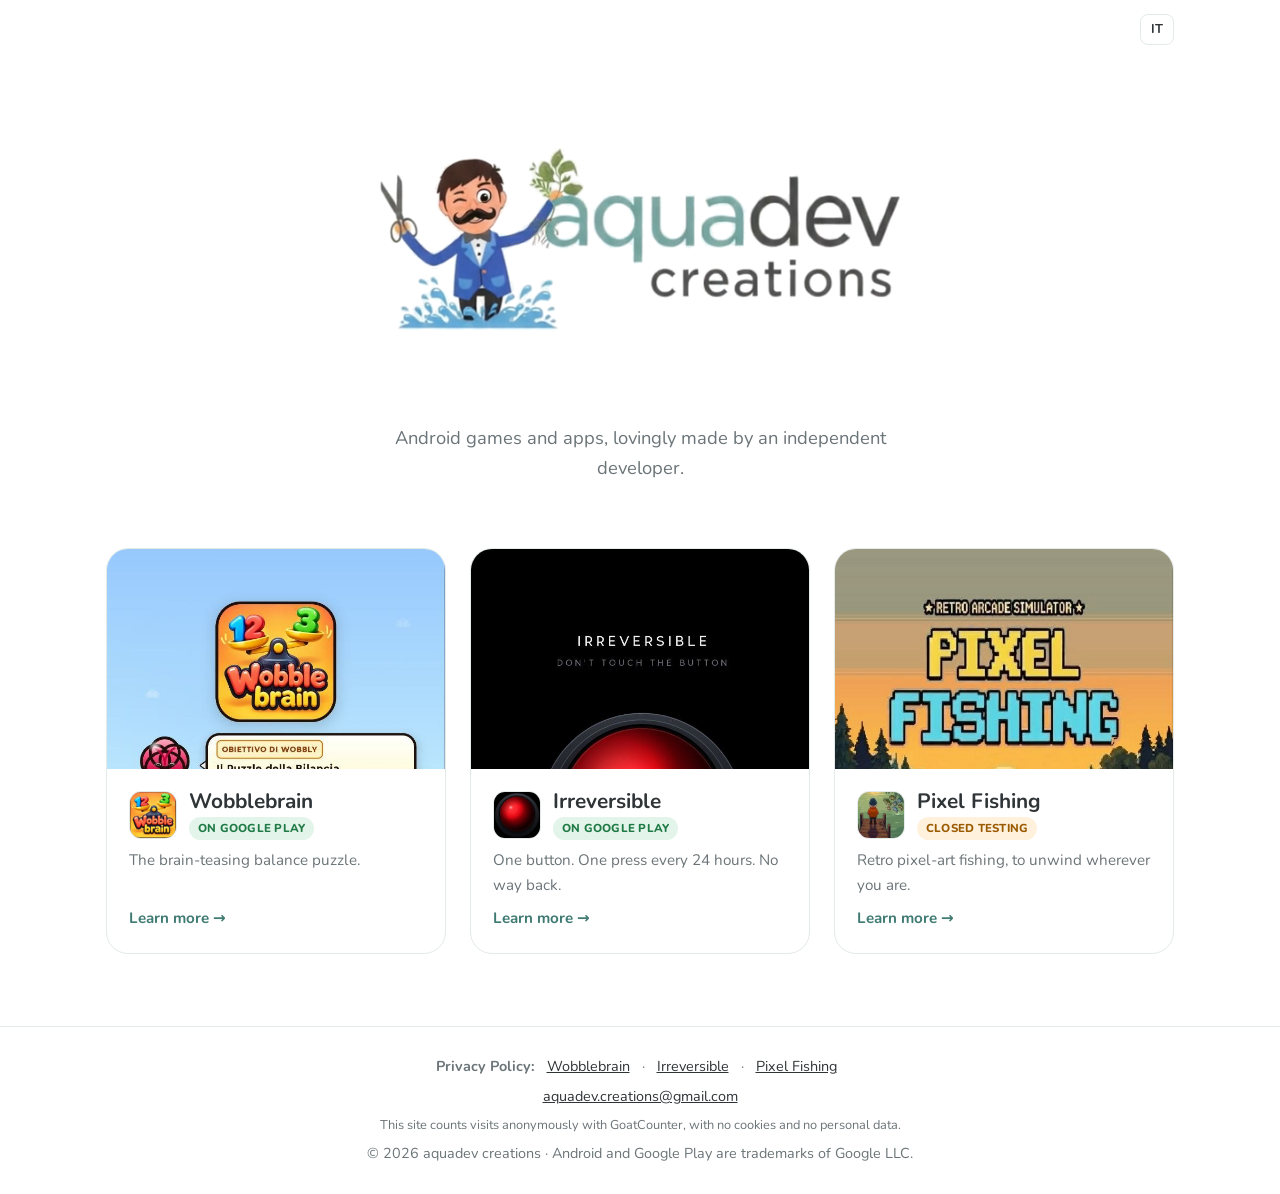
<file: index.html>
<!doctype html>
<html lang="it">
<head>
<meta charset="utf-8">
<meta name="viewport" content="width=device-width, initial-scale=1">
<title>aquadev creations</title>
<meta name="description" content="aquadev creations — Android games and apps: Wobblebrain, Irreversible, Pixel Fishing.">
<link rel="icon" href="assets/img/favicon.png">
<link rel="preconnect" href="https://fonts.googleapis.com"><link href="https://fonts.googleapis.com/css2?family=Nunito:wght@400;500;600;700;800&display=swap" rel="stylesheet">
<link rel="stylesheet" href="assets/style.css">
</head>
<body data-lang="it">
<div class="topbar"><button class="lang">EN</button></div>
<section class="hero">
  <div class="hero-video"><video src="assets/aquadev-intro.mp4" autoplay muted playsinline preload="auto" onerror="this.parentNode.classList.add('fallback');this.outerHTML='&lt;img src=&quot;assets/img/logo.png&quot; alt=&quot;aquadev creations&quot;&gt;'"></video></div>
  <p class="it">Giochi e app per Android, fatti con cura da uno sviluppatore indipendente.</p><p class="en">Android games and apps, lovingly made by an independent developer.</p>
</section>
<section class="apps"><a class="app-card" href="wobblebrain/">
  <div class="cover"><img src="assets/img/wobblebrain-1.jpg" alt=""></div>
  <div class="body">
    <div class="row"><img src="assets/img/wobblebrain-icon.jpg" alt=""><div><h2>Wobblebrain</h2><span class="badge live it">Su Google Play</span><span class="badge live en">On Google Play</span></div></div>
    <p class="it">Il puzzle della bilancia cervellotica.</p><p class="en">The brain-teasing balance puzzle.</p>
    <span class="more"><span class="it">Scopri di più →</span><span class="en">Learn more →</span></span>
  </div>
</a><a class="app-card" href="irreversible/">
  <div class="cover"><img src="assets/img/irreversible-1.jpg" alt=""></div>
  <div class="body">
    <div class="row"><img src="assets/img/irreversible-icon.jpg" alt=""><div><h2>Irreversible</h2><span class="badge live it">Su Google Play</span><span class="badge live en">On Google Play</span></div></div>
    <p class="it">Un bottone. Una pressione ogni 24 ore. Nessun ritorno.</p><p class="en">One button. One press every 24 hours. No way back.</p>
    <span class="more"><span class="it">Scopri di più →</span><span class="en">Learn more →</span></span>
  </div>
</a><a class="app-card" href="pixel-fishing/">
  <div class="cover"><img src="assets/img/pixelfishing-1.jpg" alt=""></div>
  <div class="body">
    <div class="row"><img src="assets/img/pixelfishing-icon.jpg" alt=""><div><h2>Pixel Fishing</h2><span class="badge test it">Test chiuso</span><span class="badge test en">Closed testing</span></div></div>
    <p class="it">Pesca in pixel art retrò, per staccare ovunque tu sia.</p><p class="en">Retro pixel-art fishing, to unwind wherever you are.</p>
    <span class="more"><span class="it">Scopri di più →</span><span class="en">Learn more →</span></span>
  </div>
</a></section>
<footer class="home-foot">
  <p style="margin-bottom:6px"><strong>Privacy Policy:</strong> <a href="wobblebrain/privacy.html">Wobblebrain</a> · <a href="irreversible/privacy.html">Irreversible</a> · <a href="pixel-fishing/privacy.html">Pixel Fishing</a></p>
  <p style="margin-bottom:6px"><a href="mailto:aquadev.creations@gmail.com">aquadev.creations@gmail.com</a></p>
  <p style="margin-bottom:6px;font-size:.8rem"><span class="it">Il sito conta le visite in forma anonima con GoatCounter, senza cookie e senza dati personali.</span><span class="en">This site counts visits anonymously with GoatCounter, with no cookies and no personal data.</span></p>
  <p class="visits" hidden style="margin-bottom:6px"><span class="it">Visite</span><span class="en">Visits</span>: <strong class="visits-n"></strong></p>
  © <span class="year"></span> aquadev creations · <span class="it">Android e Google Play sono marchi di Google LLC.</span><span class="en">Android and Google Play are trademarks of Google LLC.</span>
</footer>
<script data-goatcounter="https://aquadev.goatcounter.com/count" async src="//gc.zgo.at/count.js"></script>
<script src="assets/site.js"></script>
</body>
</html>
</file>
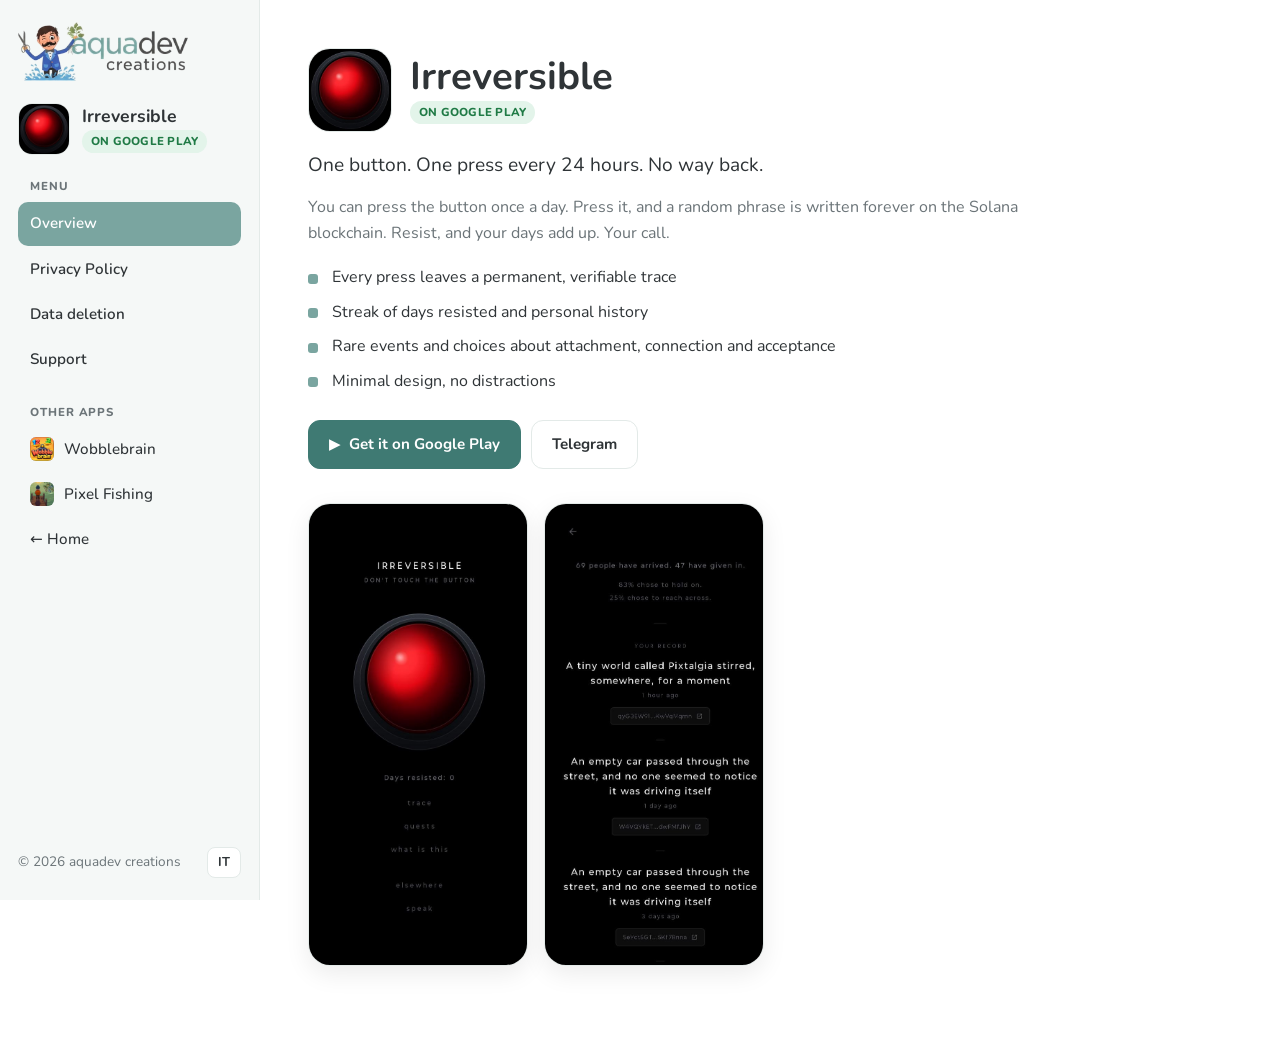
<file: irreversible/index.html>
<!doctype html>
<html lang="it">
<head>
<meta charset="utf-8">
<meta name="viewport" content="width=device-width, initial-scale=1">
<title>Irreversible — aquadev creations</title>
<meta name="description" content="Irreversible: One button. One press every 24 hours. No way back.">
<link rel="icon" href="../assets/img/favicon.png">
<link rel="preconnect" href="https://fonts.googleapis.com"><link href="https://fonts.googleapis.com/css2?family=Nunito:wght@400;500;600;700;800&display=swap" rel="stylesheet">
<link rel="stylesheet" href="../assets/style.css">
</head>
<body data-lang="it">
<div class="layout">
<aside class="side">
  <a href="../" class="brand"><img src="../assets/img/logo.png" alt="aquadev creations"></a>
  <div class="top-m">
    <a href="index.html" class="app-id" style="text-decoration:none;color:inherit"><img src="../assets/img/irreversible-icon.jpg" alt=""><div><b>Irreversible</b><span class="badge live it">Su Google Play</span><span class="badge live en">On Google Play</span></div></a>
    <button class="lang m-only">EN</button>
  </div>
  <div><div class="label"><span class="it">Menu</span><span class="en">Menu</span></div><nav><a href="index.html" class="active"><span class="it">Panoramica</span><span class="en">Overview</span></a><a href="privacy.html" class=""><span class="it">Privacy Policy</span><span class="en">Privacy Policy</span></a><a href="delete-data.html" class=""><span class="it">Cancellazione dati</span><span class="en">Data deletion</span></a><a href="support.html" class=""><span class="it">Supporto</span><span class="en">Support</span></a></nav></div>
  <div class="others"><div class="label"><span class="it">Altre app</span><span class="en">Other apps</span></div><nav><a href="../wobblebrain/"><img src="../assets/img/wobblebrain-icon.jpg" alt="">Wobblebrain</a><a href="../pixel-fishing/"><img src="../assets/img/pixelfishing-icon.jpg" alt="">Pixel Fishing</a><a href="../">← Home</a></nav></div>
  <div class="foot"><span class="copy">© <span class="year"></span> aquadev creations<span class="visits" hidden><br><span class="it">Visite</span><span class="en">Visits</span>: <strong class="visits-n"></strong></span></span><button class="lang">EN</button></div>
</aside>
<main class="main"><div class="inner">

<div class="ov-head"><img src="../assets/img/irreversible-icon.jpg" alt="Irreversible"><div><h1>Irreversible</h1><span class="badge live it">Su Google Play</span><span class="badge live en">On Google Play</span></div></div>
<p class="lead it">Un bottone. Una pressione ogni 24 ore. Nessun ritorno.</p><p class="lead en">One button. One press every 24 hours. No way back.</p>
<p class="muted it">Puoi premere il bottone una volta al giorno. Se lo premi, una frase generata a caso viene scritta per sempre sulla blockchain Solana. Se resisti, i giorni si accumulano. Sta a te.</p><p class="muted en">You can press the button once a day. Press it, and a random phrase is written forever on the Solana blockchain. Resist, and your days add up. Your call.</p>
<ul class="feat it"><li>Ogni pressione lascia una traccia permanente e verificabile</li><li>Serie di giorni resistiti e cronologia personale</li><li>Eventi rari e scelte che parlano di attaccamento, connessione e accettazione</li><li>Design minimale, niente distrazioni</li></ul><ul class="feat en"><li>Every press leaves a permanent, verifiable trace</li><li>Streak of days resisted and personal history</li><li>Rare events and choices about attachment, connection and acceptance</li><li>Minimal design, no distractions</li></ul>

<div class="btns"><a class="btn primary" href="https://play.google.com/store/apps/details?id=com.aistudio.donttouchthebutton.kxmpzq" target="_blank" rel="noopener">▶ <span class="it">Scarica da Google Play</span><span class="en">Get it on Google Play</span></a><a class="btn" href="https://t.me/donttouchthebutton" target="_blank" rel="noopener"><span class="it">Telegram</span><span class="en">Telegram</span></a></div>
<div class="shots"><img src="../assets/img/irreversible-1.jpg" alt="Irreversible screenshot"><img src="../assets/img/irreversible-2.jpg" alt="Irreversible screenshot"></div>

</div></main>
</div>
<script data-goatcounter="https://aquadev.goatcounter.com/count" async src="//gc.zgo.at/count.js"></script>
<script src="../assets/site.js"></script>
</body>
</html>
</file>
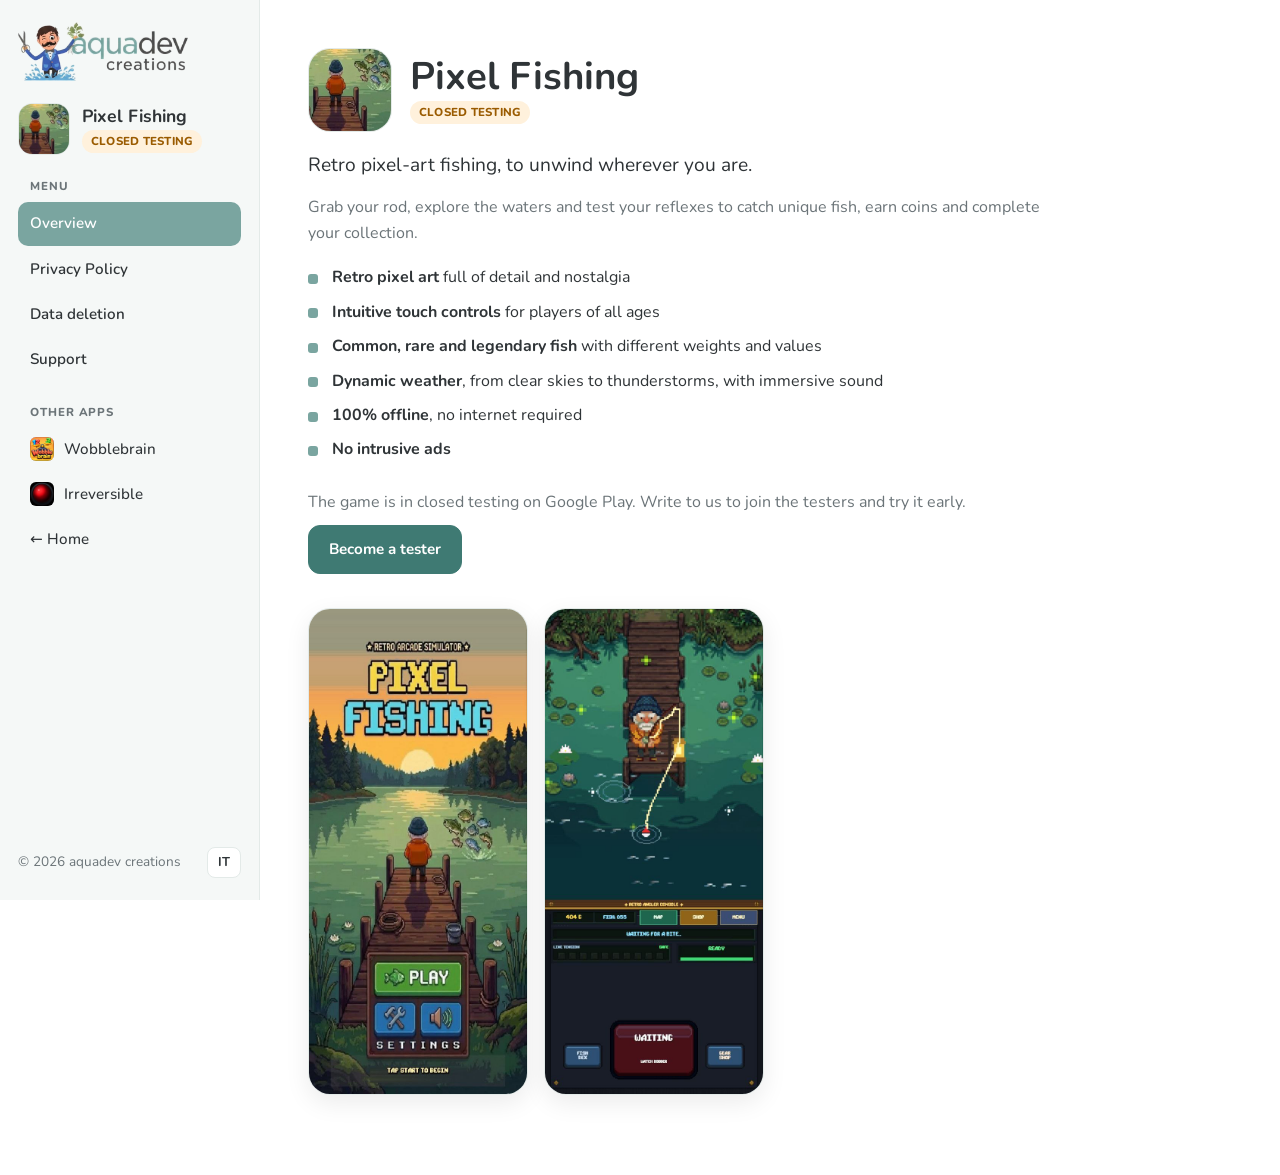
<file: pixel-fishing/index.html>
<!doctype html>
<html lang="it">
<head>
<meta charset="utf-8">
<meta name="viewport" content="width=device-width, initial-scale=1">
<title>Pixel Fishing — aquadev creations</title>
<meta name="description" content="Pixel Fishing: Retro pixel-art fishing, to unwind wherever you are.">
<link rel="icon" href="../assets/img/favicon.png">
<link rel="preconnect" href="https://fonts.googleapis.com"><link href="https://fonts.googleapis.com/css2?family=Nunito:wght@400;500;600;700;800&display=swap" rel="stylesheet">
<link rel="stylesheet" href="../assets/style.css">
</head>
<body data-lang="it">
<div class="layout">
<aside class="side">
  <a href="../" class="brand"><img src="../assets/img/logo.png" alt="aquadev creations"></a>
  <div class="top-m">
    <a href="index.html" class="app-id" style="text-decoration:none;color:inherit"><img src="../assets/img/pixelfishing-icon.jpg" alt=""><div><b>Pixel Fishing</b><span class="badge test it">Test chiuso</span><span class="badge test en">Closed testing</span></div></a>
    <button class="lang m-only">EN</button>
  </div>
  <div><div class="label"><span class="it">Menu</span><span class="en">Menu</span></div><nav><a href="index.html" class="active"><span class="it">Panoramica</span><span class="en">Overview</span></a><a href="privacy.html" class=""><span class="it">Privacy Policy</span><span class="en">Privacy Policy</span></a><a href="delete-data.html" class=""><span class="it">Cancellazione dati</span><span class="en">Data deletion</span></a><a href="support.html" class=""><span class="it">Supporto</span><span class="en">Support</span></a></nav></div>
  <div class="others"><div class="label"><span class="it">Altre app</span><span class="en">Other apps</span></div><nav><a href="../wobblebrain/"><img src="../assets/img/wobblebrain-icon.jpg" alt="">Wobblebrain</a><a href="../irreversible/"><img src="../assets/img/irreversible-icon.jpg" alt="">Irreversible</a><a href="../">← Home</a></nav></div>
  <div class="foot"><span class="copy">© <span class="year"></span> aquadev creations<span class="visits" hidden><br><span class="it">Visite</span><span class="en">Visits</span>: <strong class="visits-n"></strong></span></span><button class="lang">EN</button></div>
</aside>
<main class="main"><div class="inner">

<div class="ov-head"><img src="../assets/img/pixelfishing-icon.jpg" alt="Pixel Fishing"><div><h1>Pixel Fishing</h1><span class="badge test it">Test chiuso</span><span class="badge test en">Closed testing</span></div></div>
<p class="lead it">Pesca in pixel art retrò, per staccare ovunque tu sia.</p><p class="lead en">Retro pixel-art fishing, to unwind wherever you are.</p>
<p class="muted it">Prepara la canna, esplora gli specchi d'acqua e metti alla prova i riflessi per catturare pesci unici, guadagnare monete e completare la collezione.</p><p class="muted en">Grab your rod, explore the waters and test your reflexes to catch unique fish, earn coins and complete your collection.</p>
<ul class="feat it"><li><strong>Pixel art retrò</strong> curata nei dettagli e piena di nostalgia</li><li><strong>Comandi touch intuitivi</strong>, adatti a tutte le età</li><li><strong>Pesci comuni, rari e leggendari</strong> con pesi e valori diversi</li><li><strong>Meteo dinamico</strong>, dal cielo sereno ai temporali, con effetti sonori</li><li><strong>100% offline</strong>, nessuna connessione obbligatoria</li><li><strong>Nessuna pubblicità invasiva</strong></li></ul><ul class="feat en"><li><strong>Retro pixel art</strong> full of detail and nostalgia</li><li><strong>Intuitive touch controls</strong> for players of all ages</li><li><strong>Common, rare and legendary fish</strong> with different weights and values</li><li><strong>Dynamic weather</strong>, from clear skies to thunderstorms, with immersive sound</li><li><strong>100% offline</strong>, no internet required</li><li><strong>No intrusive ads</strong></li></ul>
<p class="it muted" style="margin-bottom:10px">Il gioco è in test chiuso su Google Play. Scrivici per entrare tra i tester e provarlo in anteprima.</p><p class="en muted" style="margin-bottom:10px">The game is in closed testing on Google Play. Write to us to join the testers and try it early.</p>
<div class="btns"><a class="btn primary" href="mailto:aquadev.creations@gmail.com?subject=Voglio%20provare%20Pixel%20Fishing%20/%20I%20want%20to%20test%20Pixel%20Fishing"><span class="it">Diventa tester</span><span class="en">Become a tester</span></a></div>
<div class="shots"><img src="../assets/img/pixelfishing-1.jpg" alt="Pixel Fishing screenshot"><img src="../assets/img/pixelfishing-2.jpg" alt="Pixel Fishing screenshot"></div>

</div></main>
</div>
<script data-goatcounter="https://aquadev.goatcounter.com/count" async src="//gc.zgo.at/count.js"></script>
<script src="../assets/site.js"></script>
</body>
</html>
</file>
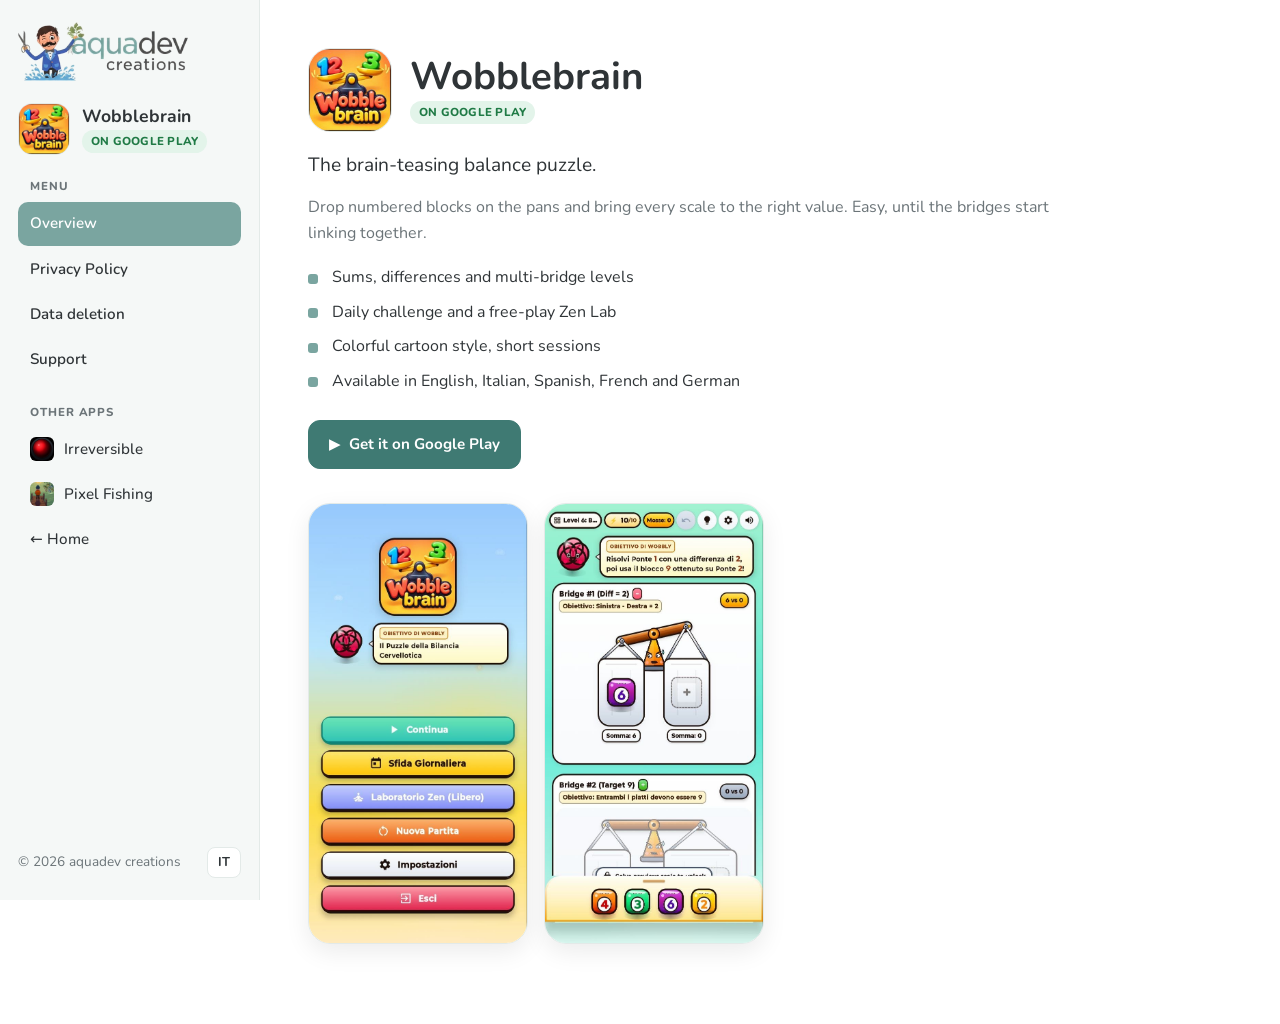
<file: wobblebrain/index.html>
<!doctype html>
<html lang="it">
<head>
<meta charset="utf-8">
<meta name="viewport" content="width=device-width, initial-scale=1">
<title>Wobblebrain — aquadev creations</title>
<meta name="description" content="Wobblebrain: The brain-teasing balance puzzle.">
<link rel="icon" href="../assets/img/favicon.png">
<link rel="preconnect" href="https://fonts.googleapis.com"><link href="https://fonts.googleapis.com/css2?family=Nunito:wght@400;500;600;700;800&display=swap" rel="stylesheet">
<link rel="stylesheet" href="../assets/style.css">
</head>
<body data-lang="it">
<div class="layout">
<aside class="side">
  <a href="../" class="brand"><img src="../assets/img/logo.png" alt="aquadev creations"></a>
  <div class="top-m">
    <a href="index.html" class="app-id" style="text-decoration:none;color:inherit"><img src="../assets/img/wobblebrain-icon.jpg" alt=""><div><b>Wobblebrain</b><span class="badge live it">Su Google Play</span><span class="badge live en">On Google Play</span></div></a>
    <button class="lang m-only">EN</button>
  </div>
  <div><div class="label"><span class="it">Menu</span><span class="en">Menu</span></div><nav><a href="index.html" class="active"><span class="it">Panoramica</span><span class="en">Overview</span></a><a href="privacy.html" class=""><span class="it">Privacy Policy</span><span class="en">Privacy Policy</span></a><a href="delete-data.html" class=""><span class="it">Cancellazione dati</span><span class="en">Data deletion</span></a><a href="support.html" class=""><span class="it">Supporto</span><span class="en">Support</span></a></nav></div>
  <div class="others"><div class="label"><span class="it">Altre app</span><span class="en">Other apps</span></div><nav><a href="../irreversible/"><img src="../assets/img/irreversible-icon.jpg" alt="">Irreversible</a><a href="../pixel-fishing/"><img src="../assets/img/pixelfishing-icon.jpg" alt="">Pixel Fishing</a><a href="../">← Home</a></nav></div>
  <div class="foot"><span class="copy">© <span class="year"></span> aquadev creations<span class="visits" hidden><br><span class="it">Visite</span><span class="en">Visits</span>: <strong class="visits-n"></strong></span></span><button class="lang">EN</button></div>
</aside>
<main class="main"><div class="inner">

<div class="ov-head"><img src="../assets/img/wobblebrain-icon.jpg" alt="Wobblebrain"><div><h1>Wobblebrain</h1><span class="badge live it">Su Google Play</span><span class="badge live en">On Google Play</span></div></div>
<p class="lead it">Il puzzle della bilancia cervellotica.</p><p class="lead en">The brain-teasing balance puzzle.</p>
<p class="muted it">Piazza i blocchi numerati sui piatti e porta ogni bilancia al valore giusto. Sembra facile, finché i ponti non iniziano a collegarsi tra loro.</p><p class="muted en">Drop numbered blocks on the pans and bring every scale to the right value. Easy, until the bridges start linking together.</p>
<ul class="feat it"><li>Somme, differenze e livelli con più ponti collegati</li><li>Sfida giornaliera e Laboratorio Zen per giocare libero</li><li>Grafica cartoon colorata, partite brevi</li><li>In italiano, inglese, spagnolo, francese e tedesco</li></ul><ul class="feat en"><li>Sums, differences and multi-bridge levels</li><li>Daily challenge and a free-play Zen Lab</li><li>Colorful cartoon style, short sessions</li><li>Available in English, Italian, Spanish, French and German</li></ul>

<div class="btns"><a class="btn primary" href="https://play.google.com/store/apps/details?id=com.aquascape.wobblebrain.puzzle" target="_blank" rel="noopener">▶ <span class="it">Scarica da Google Play</span><span class="en">Get it on Google Play</span></a></div>
<div class="shots"><img src="../assets/img/wobblebrain-1.jpg" alt="Wobblebrain screenshot"><img src="../assets/img/wobblebrain-2.jpg" alt="Wobblebrain screenshot"></div>

</div></main>
</div>
<script data-goatcounter="https://aquadev.goatcounter.com/count" async src="//gc.zgo.at/count.js"></script>
<script src="../assets/site.js"></script>
</body>
</html>
</file>
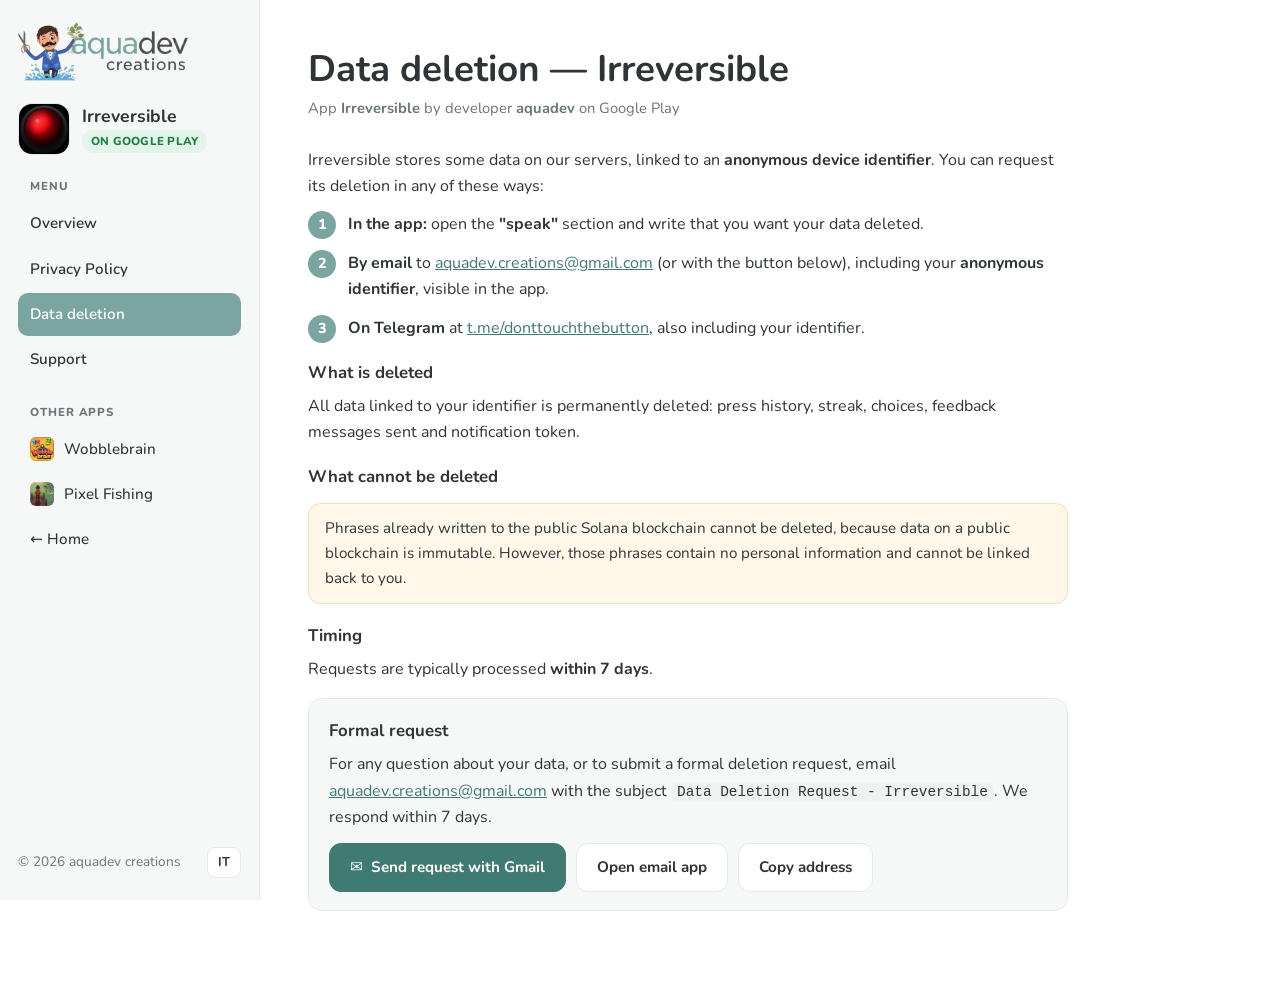
<file: irreversible/delete-data.html>
<!doctype html>
<html lang="it">
<head>
<meta charset="utf-8">
<meta name="viewport" content="width=device-width, initial-scale=1">
<title>Data deletion — Irreversible</title>
<meta name="description" content="How to delete your data for Irreversible by aquadev.">
<link rel="icon" href="../assets/img/favicon.png">
<link rel="preconnect" href="https://fonts.googleapis.com"><link href="https://fonts.googleapis.com/css2?family=Nunito:wght@400;500;600;700;800&display=swap" rel="stylesheet">
<link rel="stylesheet" href="../assets/style.css">
</head>
<body data-lang="it">
<div class="layout">
<aside class="side">
  <a href="../" class="brand"><img src="../assets/img/logo.png" alt="aquadev creations"></a>
  <div class="top-m">
    <a href="index.html" class="app-id" style="text-decoration:none;color:inherit"><img src="../assets/img/irreversible-icon.jpg" alt=""><div><b>Irreversible</b><span class="badge live it">Su Google Play</span><span class="badge live en">On Google Play</span></div></a>
    <button class="lang m-only">EN</button>
  </div>
  <div><div class="label"><span class="it">Menu</span><span class="en">Menu</span></div><nav><a href="index.html" class=""><span class="it">Panoramica</span><span class="en">Overview</span></a><a href="privacy.html" class=""><span class="it">Privacy Policy</span><span class="en">Privacy Policy</span></a><a href="delete-data.html" class="active"><span class="it">Cancellazione dati</span><span class="en">Data deletion</span></a><a href="support.html" class=""><span class="it">Supporto</span><span class="en">Support</span></a></nav></div>
  <div class="others"><div class="label"><span class="it">Altre app</span><span class="en">Other apps</span></div><nav><a href="../wobblebrain/"><img src="../assets/img/wobblebrain-icon.jpg" alt="">Wobblebrain</a><a href="../pixel-fishing/"><img src="../assets/img/pixelfishing-icon.jpg" alt="">Pixel Fishing</a><a href="../">← Home</a></nav></div>
  <div class="foot"><span class="copy">© <span class="year"></span> aquadev creations<span class="visits" hidden><br><span class="it">Visite</span><span class="en">Visits</span>: <strong class="visits-n"></strong></span></span><button class="lang">EN</button></div>
</aside>
<main class="main"><div class="inner">
<article class="doc">
<div class="it"><h1>Cancellazione dei dati — Irreversible</h1><p class="updated">App <strong>Irreversible</strong> dello sviluppatore <strong>aquadev</strong> su Google Play</p>
<p>Irreversible conserva sui nostri server alcuni dati legati a un <strong>identificativo anonimo del dispositivo</strong>. Puoi chiederne la cancellazione in uno di questi modi:</p>
<ol class="steps">
<li><strong>Dall'app:</strong> apri la sezione <strong>"speak"</strong> e scrivi che vuoi cancellare i tuoi dati.</li>
<li><strong>Via email</strong> a <a href="mailto:aquadev.creations@gmail.com">aquadev.creations@gmail.com</a> (o con il pulsante qui sotto), indicando il tuo <strong>identificativo anonimo</strong>, che trovi nell'app.</li>
<li><strong>Via Telegram</strong> su <a href="https://t.me/donttouchthebutton" target="_blank" rel="noopener">t.me/donttouchthebutton</a>, sempre indicando l'identificativo.</li>
</ol>
<h3>Cosa viene cancellato</h3>
<p>Vengono eliminati per sempre tutti i dati legati al tuo identificativo: cronologia delle pressioni, giorni resistiti, scelte, messaggi di feedback inviati e token delle notifiche.</p>
<h3>Cosa non si può cancellare</h3>
<div class="warn">Le frasi già scritte sulla blockchain pubblica Solana non si possono cancellare, perché su una blockchain pubblica i dati sono immutabili. Quelle frasi però non contengono dati personali e non sono collegabili a te.</div>
<h3>Tempi</h3>
<p>Di solito la richiesta viene gestita <strong>entro 7 giorni</strong>.</p>
<div class="box"><h3 style="margin-top:0">Richiesta formale</h3>
<p>Per qualsiasi domanda sui tuoi dati, o per una richiesta formale di cancellazione, scrivi a <a href="mailto:aquadev.creations@gmail.com">aquadev.creations@gmail.com</a> con oggetto <code>Data Deletion Request - Irreversible</code>. Rispondiamo entro 7 giorni.</p><div class="btns"><a class="btn primary" href="https://mail.google.com/mail/?view=cm&fs=1&to=aquadev.creations@gmail.com&su=Data%20Deletion%20Request%20-%20Irreversible&body=App%3A%20Irreversible%0APackage%3A%20com.aistudio.donttouchthebutton.kxmpzq%0ADevice%20ID%20/%20Identificativo%3A%20%0A%0AI%20request%20the%20deletion%20of%20all%20data%20associated%20with%20my%20use%20of%20the%20app.%0AChiedo%20la%20cancellazione%20di%20tutti%20i%20dati%20associati%20al%20mio%20utilizzo%20dell%27app.%0A" target="_blank" rel="noopener">✉ <span class="it">Invia richiesta con Gmail</span><span class="en">Send request with Gmail</span></a><a class="btn" href="mailto:aquadev.creations@gmail.com?subject=Data%20Deletion%20Request%20-%20Irreversible&body=App%3A%20Irreversible%0APackage%3A%20com.aistudio.donttouchthebutton.kxmpzq%0ADevice%20ID%20/%20Identificativo%3A%20%0A%0AI%20request%20the%20deletion%20of%20all%20data%20associated%20with%20my%20use%20of%20the%20app.%0AChiedo%20la%20cancellazione%20di%20tutti%20i%20dati%20associati%20al%20mio%20utilizzo%20dell%27app.%0A"><span class="it">Apri app email</span><span class="en">Open email app</span></a><button class="btn copy" data-copy="aquadev.creations@gmail.com"><span class="it">Copia indirizzo</span><span class="en">Copy address</span></button></div></div></div>
<div class="en"><h1>Data deletion — Irreversible</h1><p class="updated">App <strong>Irreversible</strong> by developer <strong>aquadev</strong> on Google Play</p>
<p>Irreversible stores some data on our servers, linked to an <strong>anonymous device identifier</strong>. You can request its deletion in any of these ways:</p>
<ol class="steps">
<li><strong>In the app:</strong> open the <strong>"speak"</strong> section and write that you want your data deleted.</li>
<li><strong>By email</strong> to <a href="mailto:aquadev.creations@gmail.com">aquadev.creations@gmail.com</a> (or with the button below), including your <strong>anonymous identifier</strong>, visible in the app.</li>
<li><strong>On Telegram</strong> at <a href="https://t.me/donttouchthebutton" target="_blank" rel="noopener">t.me/donttouchthebutton</a>, also including your identifier.</li>
</ol>
<h3>What is deleted</h3>
<p>All data linked to your identifier is permanently deleted: press history, streak, choices, feedback messages sent and notification token.</p>
<h3>What cannot be deleted</h3>
<div class="warn">Phrases already written to the public Solana blockchain cannot be deleted, because data on a public blockchain is immutable. However, those phrases contain no personal information and cannot be linked back to you.</div>
<h3>Timing</h3>
<p>Requests are typically processed <strong>within 7 days</strong>.</p>
<div class="box"><h3 style="margin-top:0">Formal request</h3>
<p>For any question about your data, or to submit a formal deletion request, email <a href="mailto:aquadev.creations@gmail.com">aquadev.creations@gmail.com</a> with the subject <code>Data Deletion Request - Irreversible</code>. We respond within 7 days.</p><div class="btns"><a class="btn primary" href="https://mail.google.com/mail/?view=cm&fs=1&to=aquadev.creations@gmail.com&su=Data%20Deletion%20Request%20-%20Irreversible&body=App%3A%20Irreversible%0APackage%3A%20com.aistudio.donttouchthebutton.kxmpzq%0ADevice%20ID%20/%20Identificativo%3A%20%0A%0AI%20request%20the%20deletion%20of%20all%20data%20associated%20with%20my%20use%20of%20the%20app.%0AChiedo%20la%20cancellazione%20di%20tutti%20i%20dati%20associati%20al%20mio%20utilizzo%20dell%27app.%0A" target="_blank" rel="noopener">✉ <span class="it">Invia richiesta con Gmail</span><span class="en">Send request with Gmail</span></a><a class="btn" href="mailto:aquadev.creations@gmail.com?subject=Data%20Deletion%20Request%20-%20Irreversible&body=App%3A%20Irreversible%0APackage%3A%20com.aistudio.donttouchthebutton.kxmpzq%0ADevice%20ID%20/%20Identificativo%3A%20%0A%0AI%20request%20the%20deletion%20of%20all%20data%20associated%20with%20my%20use%20of%20the%20app.%0AChiedo%20la%20cancellazione%20di%20tutti%20i%20dati%20associati%20al%20mio%20utilizzo%20dell%27app.%0A"><span class="it">Apri app email</span><span class="en">Open email app</span></a><button class="btn copy" data-copy="aquadev.creations@gmail.com"><span class="it">Copia indirizzo</span><span class="en">Copy address</span></button></div></div></div>
</article>
</div></main>
</div>
<script data-goatcounter="https://aquadev.goatcounter.com/count" async src="//gc.zgo.at/count.js"></script>
<script src="../assets/site.js"></script>
</body>
</html>
</file>
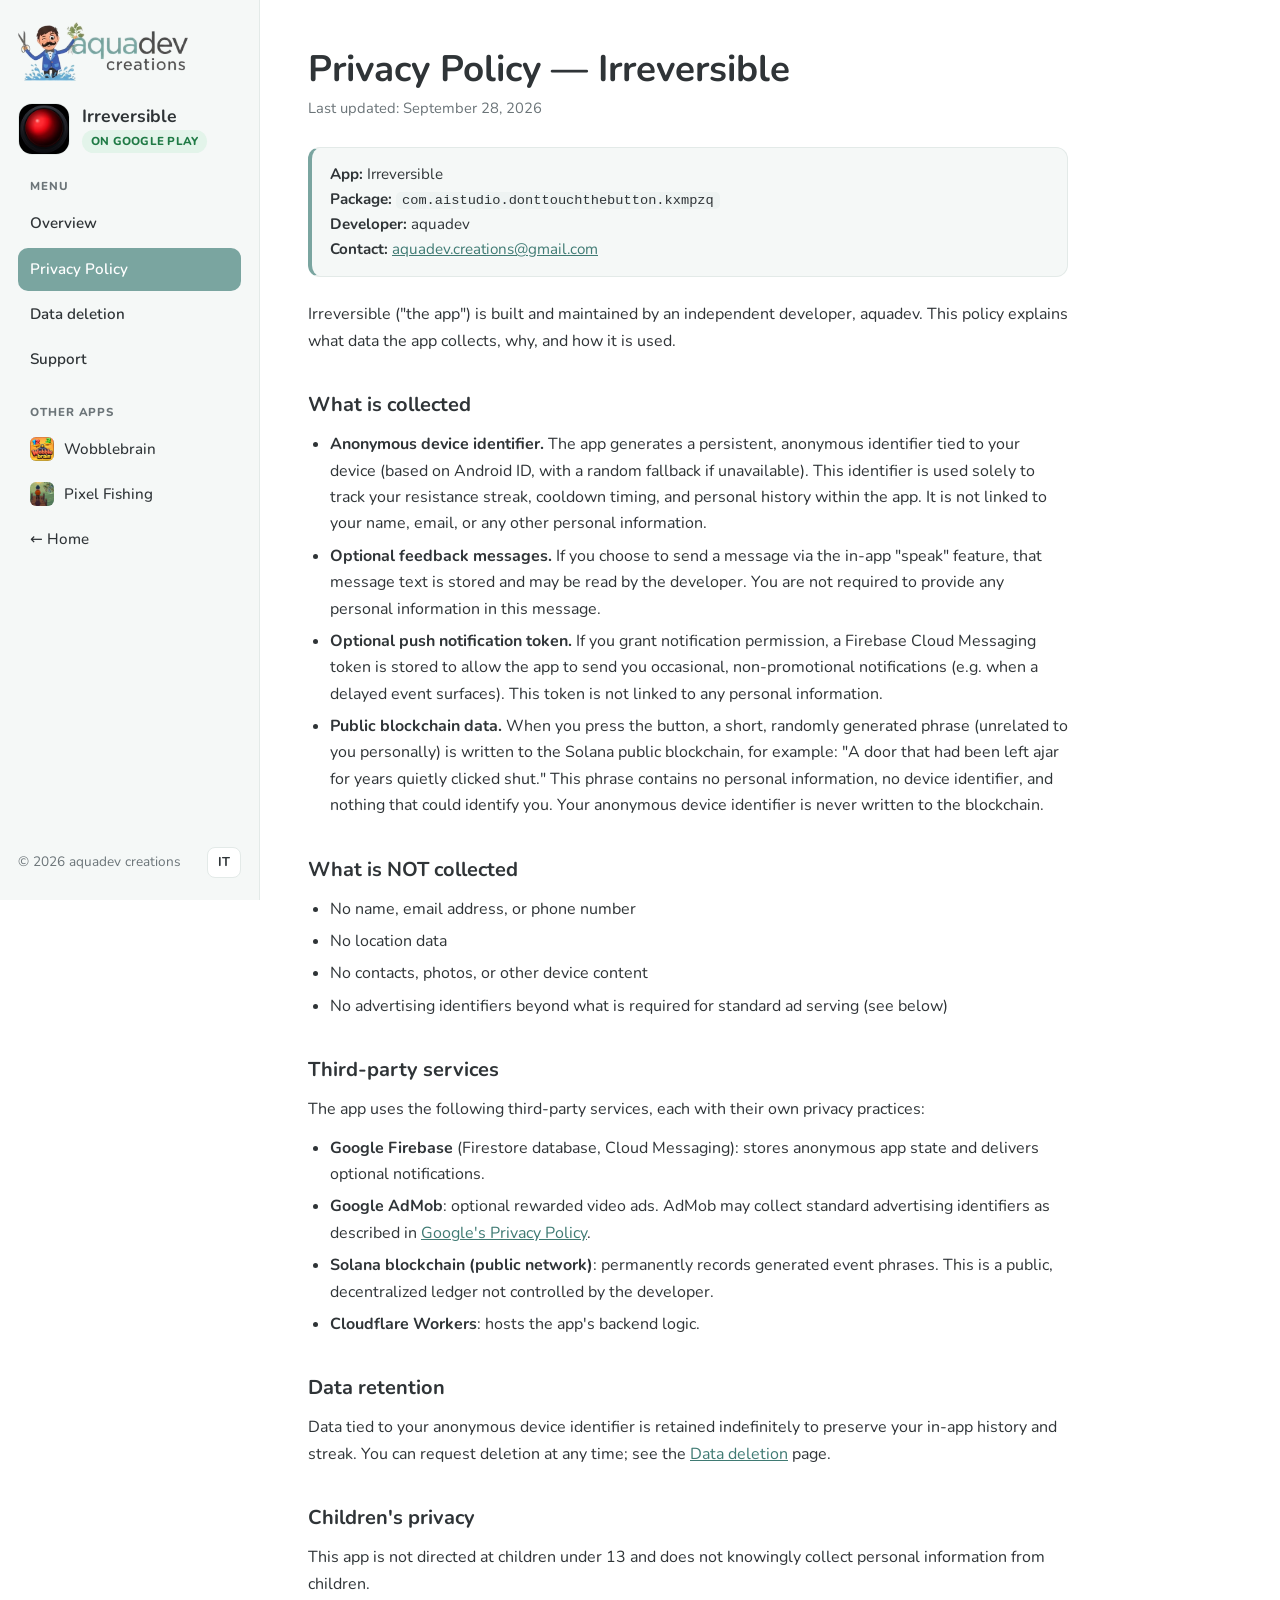
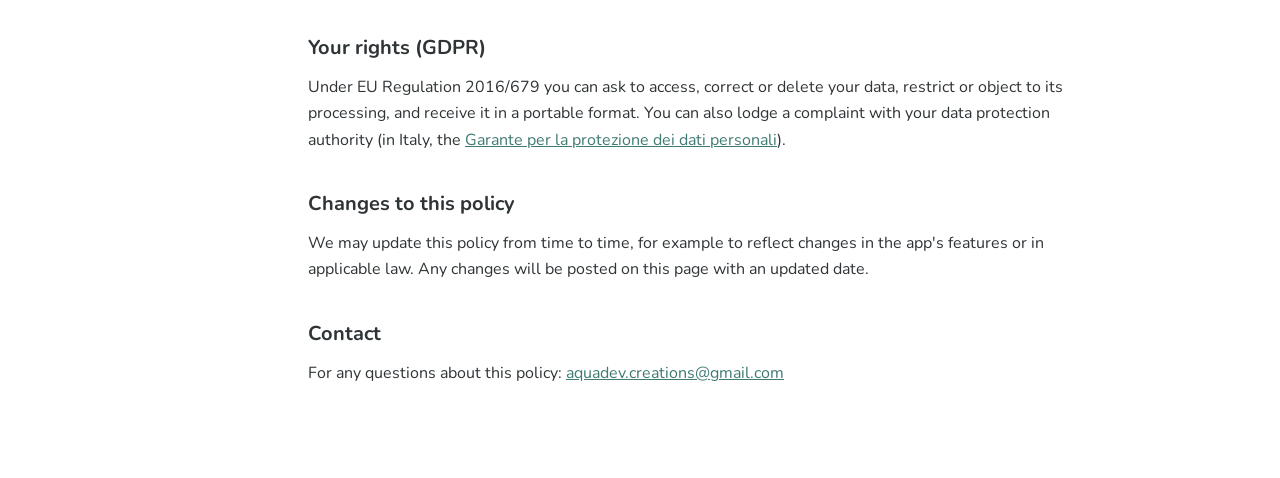
<file: irreversible/privacy.html>
<!doctype html>
<html lang="it">
<head>
<meta charset="utf-8">
<meta name="viewport" content="width=device-width, initial-scale=1">
<title>Privacy Policy — Irreversible</title>
<meta name="description" content="Privacy policy of Irreversible by aquadev.">
<link rel="icon" href="../assets/img/favicon.png">
<link rel="preconnect" href="https://fonts.googleapis.com"><link href="https://fonts.googleapis.com/css2?family=Nunito:wght@400;500;600;700;800&display=swap" rel="stylesheet">
<link rel="stylesheet" href="../assets/style.css">
</head>
<body data-lang="it">
<div class="layout">
<aside class="side">
  <a href="../" class="brand"><img src="../assets/img/logo.png" alt="aquadev creations"></a>
  <div class="top-m">
    <a href="index.html" class="app-id" style="text-decoration:none;color:inherit"><img src="../assets/img/irreversible-icon.jpg" alt=""><div><b>Irreversible</b><span class="badge live it">Su Google Play</span><span class="badge live en">On Google Play</span></div></a>
    <button class="lang m-only">EN</button>
  </div>
  <div><div class="label"><span class="it">Menu</span><span class="en">Menu</span></div><nav><a href="index.html" class=""><span class="it">Panoramica</span><span class="en">Overview</span></a><a href="privacy.html" class="active"><span class="it">Privacy Policy</span><span class="en">Privacy Policy</span></a><a href="delete-data.html" class=""><span class="it">Cancellazione dati</span><span class="en">Data deletion</span></a><a href="support.html" class=""><span class="it">Supporto</span><span class="en">Support</span></a></nav></div>
  <div class="others"><div class="label"><span class="it">Altre app</span><span class="en">Other apps</span></div><nav><a href="../wobblebrain/"><img src="../assets/img/wobblebrain-icon.jpg" alt="">Wobblebrain</a><a href="../pixel-fishing/"><img src="../assets/img/pixelfishing-icon.jpg" alt="">Pixel Fishing</a><a href="../">← Home</a></nav></div>
  <div class="foot"><span class="copy">© <span class="year"></span> aquadev creations<span class="visits" hidden><br><span class="it">Visite</span><span class="en">Visits</span>: <strong class="visits-n"></strong></span></span><button class="lang">EN</button></div>
</aside>
<main class="main"><div class="inner">
<article class="doc">
<div class="it"><h1>Privacy Policy — Irreversible</h1><p class="updated">Ultimo aggiornamento: 28 settembre 2026</p><div class="meta"><strong>App:</strong> Irreversible<br><strong>Package:</strong> <code>com.aistudio.donttouchthebutton.kxmpzq</code><br><strong>Sviluppatore:</strong> aquadev<br><strong>Contatti:</strong> <a href="mailto:aquadev.creations@gmail.com">aquadev.creations@gmail.com</a></div>
<p>Irreversible ("l'app") è sviluppata e gestita da uno sviluppatore indipendente, aquadev. Questa informativa spiega quali dati raccoglie l'app, perché e come vengono usati.</p>
<h2>Cosa viene raccolto</h2>
<ul>
<li><strong>Identificativo anonimo del dispositivo.</strong> L'app crea un identificativo anonimo e persistente legato al dispositivo (basato sull'Android ID, o generato a caso se questo non è disponibile). Serve solo a tenere il conteggio dei giorni resistiti, il tempo di attesa tra una pressione e l'altra e la tua cronologia nell'app. Non è collegato al tuo nome, alla tua email o ad altri dati personali.</li>
<li><strong>Messaggi di feedback (facoltativi).</strong> Se invii un messaggio dalla sezione "speak", il testo viene salvato e può essere letto dallo sviluppatore. Non devi inserire nessun dato personale.</li>
<li><strong>Token per le notifiche push (facoltativo).</strong> Se autorizzi le notifiche, viene salvato un token di Firebase Cloud Messaging per mandarti notifiche occasionali e non promozionali (per esempio quando si manifesta un evento ritardato). Il token non è collegato a dati personali.</li>
<li><strong>Dati pubblici sulla blockchain.</strong> Quando premi il bottone, una breve frase generata a caso, che non ha niente a che fare con te, viene scritta sulla blockchain pubblica Solana. Per esempio: "Una porta rimasta socchiusa per anni si è chiusa piano." La frase non contiene dati personali né l'identificativo del dispositivo, né altro che possa identificarti. Il tuo identificativo anonimo non viene mai scritto sulla blockchain.</li>
</ul>
<h2>Cosa NON viene raccolto</h2>
<ul>
<li>Nome, email o numero di telefono</li>
<li>Dati sulla posizione</li>
<li>Contatti, foto o altri contenuti del dispositivo</li>
<li>Identificativi pubblicitari, salvo quelli necessari per mostrare gli annunci (vedi sotto)</li>
</ul>
<h2>Servizi di terze parti</h2>
<p>L'app usa questi servizi di terze parti, ognuno con le proprie regole sulla privacy:</p>
<ul>
<li><strong>Google Firebase</strong> (database Firestore, Cloud Messaging): conserva lo stato dell'app in forma anonima e invia le notifiche facoltative.</li>
<li><strong>Google AdMob</strong>: video pubblicitari con premio, facoltativi. AdMob può raccogliere i normali identificativi pubblicitari come descritto nella <a href="https://policies.google.com/privacy" target="_blank" rel="noopener">Privacy Policy di Google</a>.</li>
<li><strong>Blockchain Solana (rete pubblica)</strong>: registra in modo permanente le frasi generate. È un registro pubblico e decentralizzato che lo sviluppatore non controlla.</li>
<li><strong>Cloudflare Workers</strong>: ospita la logica del server dell'app.</li>
</ul>
<h2>Conservazione dei dati</h2>
<p>I dati legati all'identificativo anonimo vengono conservati senza scadenza, per mantenere la tua cronologia e i giorni resistiti. Puoi chiederne la cancellazione in qualsiasi momento: la procedura è nella pagina <a href="delete-data.html">Cancellazione dati</a>.</p>
<h2>Minori</h2>
<p>L'app non è rivolta ai minori di 13 anni e non raccoglie consapevolmente dati personali di minori.</p>

<h2>I tuoi diritti (GDPR)</h2>
<p>In base al Regolamento UE 2016/679 puoi chiedere di accedere ai tuoi dati, di correggerli o cancellarli, di limitarne il trattamento, di opporti al trattamento e di riceverli in un formato portabile. Puoi anche presentare reclamo al <a href="https://www.garanteprivacy.it" target="_blank" rel="noopener">Garante per la protezione dei dati personali</a>.</p>
<h2>Modifiche a questa informativa</h2>
<p>Potremmo aggiornare questa informativa, per esempio se cambiano le funzioni dell'app o le norme. Le modifiche vengono pubblicate su questa pagina con la nuova data di aggiornamento.</p>
<h2>Contatti</h2>
<p>Per domande su questa informativa: <a href="mailto:aquadev.creations@gmail.com">aquadev.creations@gmail.com</a></p></div>
<div class="en"><h1>Privacy Policy — Irreversible</h1><p class="updated">Last updated: September 28, 2026</p><div class="meta"><strong>App:</strong> Irreversible<br><strong>Package:</strong> <code>com.aistudio.donttouchthebutton.kxmpzq</code><br><strong>Developer:</strong> aquadev<br><strong>Contact:</strong> <a href="mailto:aquadev.creations@gmail.com">aquadev.creations@gmail.com</a></div>
<p>Irreversible ("the app") is built and maintained by an independent developer, aquadev. This policy explains what data the app collects, why, and how it is used.</p>
<h2>What is collected</h2>
<ul>
<li><strong>Anonymous device identifier.</strong> The app generates a persistent, anonymous identifier tied to your device (based on Android ID, with a random fallback if unavailable). This identifier is used solely to track your resistance streak, cooldown timing, and personal history within the app. It is not linked to your name, email, or any other personal information.</li>
<li><strong>Optional feedback messages.</strong> If you choose to send a message via the in-app "speak" feature, that message text is stored and may be read by the developer. You are not required to provide any personal information in this message.</li>
<li><strong>Optional push notification token.</strong> If you grant notification permission, a Firebase Cloud Messaging token is stored to allow the app to send you occasional, non-promotional notifications (e.g. when a delayed event surfaces). This token is not linked to any personal information.</li>
<li><strong>Public blockchain data.</strong> When you press the button, a short, randomly generated phrase (unrelated to you personally) is written to the Solana public blockchain, for example: "A door that had been left ajar for years quietly clicked shut." This phrase contains no personal information, no device identifier, and nothing that could identify you. Your anonymous device identifier is never written to the blockchain.</li>
</ul>
<h2>What is NOT collected</h2>
<ul>
<li>No name, email address, or phone number</li>
<li>No location data</li>
<li>No contacts, photos, or other device content</li>
<li>No advertising identifiers beyond what is required for standard ad serving (see below)</li>
</ul>
<h2>Third-party services</h2>
<p>The app uses the following third-party services, each with their own privacy practices:</p>
<ul>
<li><strong>Google Firebase</strong> (Firestore database, Cloud Messaging): stores anonymous app state and delivers optional notifications.</li>
<li><strong>Google AdMob</strong>: optional rewarded video ads. AdMob may collect standard advertising identifiers as described in <a href="https://policies.google.com/privacy" target="_blank" rel="noopener">Google's Privacy Policy</a>.</li>
<li><strong>Solana blockchain (public network)</strong>: permanently records generated event phrases. This is a public, decentralized ledger not controlled by the developer.</li>
<li><strong>Cloudflare Workers</strong>: hosts the app's backend logic.</li>
</ul>
<h2>Data retention</h2>
<p>Data tied to your anonymous device identifier is retained indefinitely to preserve your in-app history and streak. You can request deletion at any time; see the <a href="delete-data.html">Data deletion</a> page.</p>
<h2>Children's privacy</h2>
<p>This app is not directed at children under 13 and does not knowingly collect personal information from children.</p>

<h2>Your rights (GDPR)</h2>
<p>Under EU Regulation 2016/679 you can ask to access, correct or delete your data, restrict or object to its processing, and receive it in a portable format. You can also lodge a complaint with your data protection authority (in Italy, the <a href="https://www.garanteprivacy.it" target="_blank" rel="noopener">Garante per la protezione dei dati personali</a>).</p>
<h2>Changes to this policy</h2>
<p>We may update this policy from time to time, for example to reflect changes in the app's features or in applicable law. Any changes will be posted on this page with an updated date.</p>
<h2>Contact</h2>
<p>For any questions about this policy: <a href="mailto:aquadev.creations@gmail.com">aquadev.creations@gmail.com</a></p></div>
</article>
</div></main>
</div>
<script data-goatcounter="https://aquadev.goatcounter.com/count" async src="//gc.zgo.at/count.js"></script>
<script src="../assets/site.js"></script>
</body>
</html>
</file>
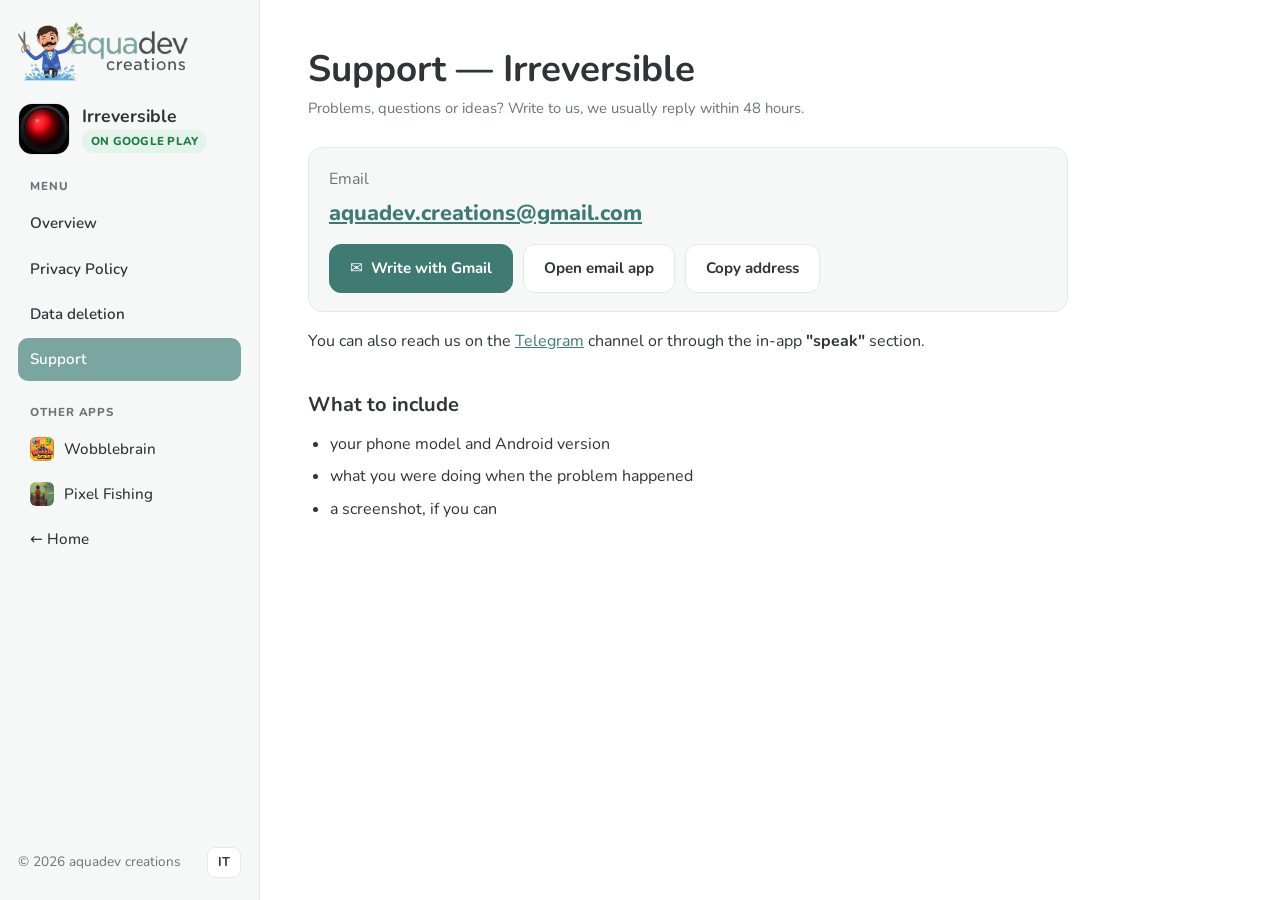
<file: irreversible/support.html>
<!doctype html>
<html lang="it">
<head>
<meta charset="utf-8">
<meta name="viewport" content="width=device-width, initial-scale=1">
<title>Support — Irreversible</title>
<meta name="description" content="Support for Irreversible by aquadev.">
<link rel="icon" href="../assets/img/favicon.png">
<link rel="preconnect" href="https://fonts.googleapis.com"><link href="https://fonts.googleapis.com/css2?family=Nunito:wght@400;500;600;700;800&display=swap" rel="stylesheet">
<link rel="stylesheet" href="../assets/style.css">
</head>
<body data-lang="it">
<div class="layout">
<aside class="side">
  <a href="../" class="brand"><img src="../assets/img/logo.png" alt="aquadev creations"></a>
  <div class="top-m">
    <a href="index.html" class="app-id" style="text-decoration:none;color:inherit"><img src="../assets/img/irreversible-icon.jpg" alt=""><div><b>Irreversible</b><span class="badge live it">Su Google Play</span><span class="badge live en">On Google Play</span></div></a>
    <button class="lang m-only">EN</button>
  </div>
  <div><div class="label"><span class="it">Menu</span><span class="en">Menu</span></div><nav><a href="index.html" class=""><span class="it">Panoramica</span><span class="en">Overview</span></a><a href="privacy.html" class=""><span class="it">Privacy Policy</span><span class="en">Privacy Policy</span></a><a href="delete-data.html" class=""><span class="it">Cancellazione dati</span><span class="en">Data deletion</span></a><a href="support.html" class="active"><span class="it">Supporto</span><span class="en">Support</span></a></nav></div>
  <div class="others"><div class="label"><span class="it">Altre app</span><span class="en">Other apps</span></div><nav><a href="../wobblebrain/"><img src="../assets/img/wobblebrain-icon.jpg" alt="">Wobblebrain</a><a href="../pixel-fishing/"><img src="../assets/img/pixelfishing-icon.jpg" alt="">Pixel Fishing</a><a href="../">← Home</a></nav></div>
  <div class="foot"><span class="copy">© <span class="year"></span> aquadev creations<span class="visits" hidden><br><span class="it">Visite</span><span class="en">Visits</span>: <strong class="visits-n"></strong></span></span><button class="lang">EN</button></div>
</aside>
<main class="main"><div class="inner">
<article class="doc">
<h1><span class="it">Supporto</span><span class="en">Support</span> — Irreversible</h1>
<p class="updated it">Problemi, domande o idee? Scrivici, rispondiamo di solito entro 48 ore.</p><p class="updated en">Problems, questions or ideas? Write to us, we usually reply within 48 hours.</p>
<div class="box"><p style="margin-bottom:4px" class="muted">Email</p>
<p class="email-big"><a href="mailto:aquadev.creations@gmail.com">aquadev.creations@gmail.com</a></p>
<div class="btns"><a class="btn primary" href="https://mail.google.com/mail/?view=cm&fs=1&to=aquadev.creations@gmail.com&su=Supporto%20Irreversible%20/%20Irreversible%20support&body=App%3A%20Irreversible%0ATelefono%20/%20Phone%3A%20%0AVersione%20Android%20/%20Android%20version%3A%20%0A%0AProblema%20/%20Issue%3A%0A" target="_blank" rel="noopener">✉ <span class="it">Scrivi con Gmail</span><span class="en">Write with Gmail</span></a><a class="btn" href="mailto:aquadev.creations@gmail.com?subject=Supporto%20Irreversible%20/%20Irreversible%20support&body=App%3A%20Irreversible%0ATelefono%20/%20Phone%3A%20%0AVersione%20Android%20/%20Android%20version%3A%20%0A%0AProblema%20/%20Issue%3A%0A"><span class="it">Apri app email</span><span class="en">Open email app</span></a><button class="btn copy" data-copy="aquadev.creations@gmail.com"><span class="it">Copia indirizzo</span><span class="en">Copy address</span></button></div>
</div>
<div class="it"><p>Puoi scriverci anche sul canale <a href="https://t.me/donttouchthebutton" target="_blank" rel="noopener">Telegram</a> o dalla sezione <strong>"speak"</strong> nell'app.</p></div><div class="en"><p>You can also reach us on the <a href="https://t.me/donttouchthebutton" target="_blank" rel="noopener">Telegram</a> channel or through the in-app <strong>"speak"</strong> section.</p></div>
<h2><span class="it">Cosa scrivere</span><span class="en">What to include</span></h2>
<ul class="it"><li>il modello del telefono e la versione di Android</li><li>cosa stavi facendo quando è successo il problema</li><li>se puoi, uno screenshot</li></ul>
<ul class="en"><li>your phone model and Android version</li><li>what you were doing when the problem happened</li><li>a screenshot, if you can</li></ul>
</article>
</div></main>
</div>
<script data-goatcounter="https://aquadev.goatcounter.com/count" async src="//gc.zgo.at/count.js"></script>
<script src="../assets/site.js"></script>
</body>
</html>
</file>
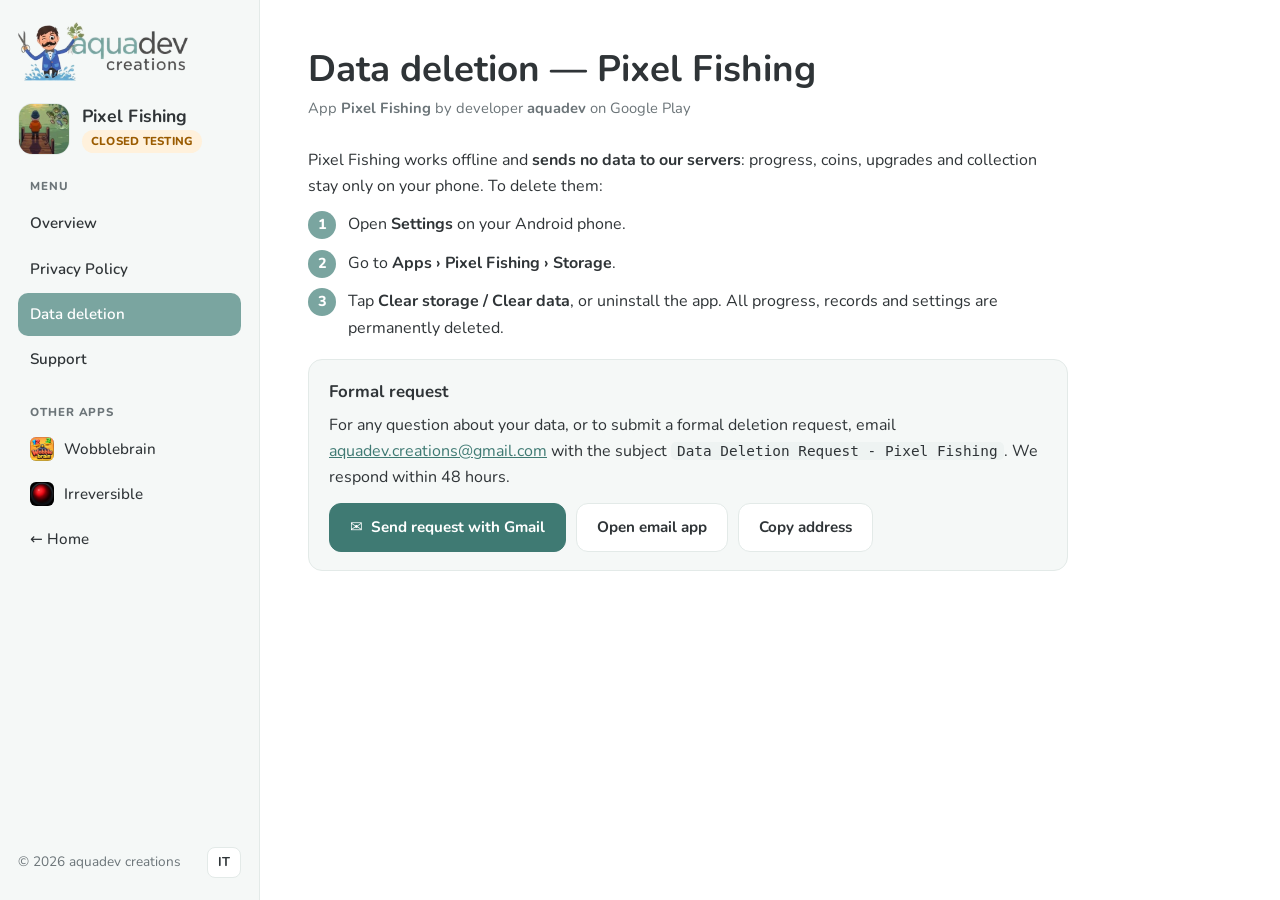
<file: pixel-fishing/delete-data.html>
<!doctype html>
<html lang="it">
<head>
<meta charset="utf-8">
<meta name="viewport" content="width=device-width, initial-scale=1">
<title>Data deletion — Pixel Fishing</title>
<meta name="description" content="How to delete your data for Pixel Fishing by aquadev.">
<link rel="icon" href="../assets/img/favicon.png">
<link rel="preconnect" href="https://fonts.googleapis.com"><link href="https://fonts.googleapis.com/css2?family=Nunito:wght@400;500;600;700;800&display=swap" rel="stylesheet">
<link rel="stylesheet" href="../assets/style.css">
</head>
<body data-lang="it">
<div class="layout">
<aside class="side">
  <a href="../" class="brand"><img src="../assets/img/logo.png" alt="aquadev creations"></a>
  <div class="top-m">
    <a href="index.html" class="app-id" style="text-decoration:none;color:inherit"><img src="../assets/img/pixelfishing-icon.jpg" alt=""><div><b>Pixel Fishing</b><span class="badge test it">Test chiuso</span><span class="badge test en">Closed testing</span></div></a>
    <button class="lang m-only">EN</button>
  </div>
  <div><div class="label"><span class="it">Menu</span><span class="en">Menu</span></div><nav><a href="index.html" class=""><span class="it">Panoramica</span><span class="en">Overview</span></a><a href="privacy.html" class=""><span class="it">Privacy Policy</span><span class="en">Privacy Policy</span></a><a href="delete-data.html" class="active"><span class="it">Cancellazione dati</span><span class="en">Data deletion</span></a><a href="support.html" class=""><span class="it">Supporto</span><span class="en">Support</span></a></nav></div>
  <div class="others"><div class="label"><span class="it">Altre app</span><span class="en">Other apps</span></div><nav><a href="../wobblebrain/"><img src="../assets/img/wobblebrain-icon.jpg" alt="">Wobblebrain</a><a href="../irreversible/"><img src="../assets/img/irreversible-icon.jpg" alt="">Irreversible</a><a href="../">← Home</a></nav></div>
  <div class="foot"><span class="copy">© <span class="year"></span> aquadev creations<span class="visits" hidden><br><span class="it">Visite</span><span class="en">Visits</span>: <strong class="visits-n"></strong></span></span><button class="lang">EN</button></div>
</aside>
<main class="main"><div class="inner">
<article class="doc">
<div class="it"><h1>Cancellazione dei dati — Pixel Fishing</h1><p class="updated">App <strong>Pixel Fishing</strong> dello sviluppatore <strong>aquadev</strong> su Google Play</p>
<p>Pixel Fishing funziona offline e <strong>non invia nessun dato ai nostri server</strong>: progressi, monete, potenziamenti e collezione restano solo sul tuo telefono. Per cancellarli:</p>
<ol class="steps">
<li>Apri <strong>Impostazioni</strong> sul telefono Android.</li>
<li>Vai su <strong>App › Pixel Fishing › Spazio di archiviazione</strong>.</li>
<li>Tocca <strong>Cancella dati</strong>, oppure disinstalla l'app. Tutti i progressi, i record e le impostazioni vengono eliminati per sempre.</li>
</ol>
<div class="box"><h3 style="margin-top:0">Richiesta formale</h3>
<p>Per qualsiasi domanda sui tuoi dati, o per una richiesta formale di cancellazione, scrivi a <a href="mailto:aquadev.creations@gmail.com">aquadev.creations@gmail.com</a> con oggetto <code>Data Deletion Request - Pixel Fishing</code>. Rispondiamo entro 48 ore.</p><div class="btns"><a class="btn primary" href="https://mail.google.com/mail/?view=cm&fs=1&to=aquadev.creations@gmail.com&su=Data%20Deletion%20Request%20-%20Pixel%20Fishing&body=App%3A%20Pixel%20Fishing%0APackage%3A%20com.aquascape.pixelfishing%0A%0AI%20request%20the%20deletion%20of%20all%20data%20associated%20with%20my%20use%20of%20the%20app.%0AChiedo%20la%20cancellazione%20di%20tutti%20i%20dati%20associati%20al%20mio%20utilizzo%20dell%27app.%0A" target="_blank" rel="noopener">✉ <span class="it">Invia richiesta con Gmail</span><span class="en">Send request with Gmail</span></a><a class="btn" href="mailto:aquadev.creations@gmail.com?subject=Data%20Deletion%20Request%20-%20Pixel%20Fishing&body=App%3A%20Pixel%20Fishing%0APackage%3A%20com.aquascape.pixelfishing%0A%0AI%20request%20the%20deletion%20of%20all%20data%20associated%20with%20my%20use%20of%20the%20app.%0AChiedo%20la%20cancellazione%20di%20tutti%20i%20dati%20associati%20al%20mio%20utilizzo%20dell%27app.%0A"><span class="it">Apri app email</span><span class="en">Open email app</span></a><button class="btn copy" data-copy="aquadev.creations@gmail.com"><span class="it">Copia indirizzo</span><span class="en">Copy address</span></button></div></div></div>
<div class="en"><h1>Data deletion — Pixel Fishing</h1><p class="updated">App <strong>Pixel Fishing</strong> by developer <strong>aquadev</strong> on Google Play</p>
<p>Pixel Fishing works offline and <strong>sends no data to our servers</strong>: progress, coins, upgrades and collection stay only on your phone. To delete them:</p>
<ol class="steps">
<li>Open <strong>Settings</strong> on your Android phone.</li>
<li>Go to <strong>Apps › Pixel Fishing › Storage</strong>.</li>
<li>Tap <strong>Clear storage / Clear data</strong>, or uninstall the app. All progress, records and settings are permanently deleted.</li>
</ol>
<div class="box"><h3 style="margin-top:0">Formal request</h3>
<p>For any question about your data, or to submit a formal deletion request, email <a href="mailto:aquadev.creations@gmail.com">aquadev.creations@gmail.com</a> with the subject <code>Data Deletion Request - Pixel Fishing</code>. We respond within 48 hours.</p><div class="btns"><a class="btn primary" href="https://mail.google.com/mail/?view=cm&fs=1&to=aquadev.creations@gmail.com&su=Data%20Deletion%20Request%20-%20Pixel%20Fishing&body=App%3A%20Pixel%20Fishing%0APackage%3A%20com.aquascape.pixelfishing%0A%0AI%20request%20the%20deletion%20of%20all%20data%20associated%20with%20my%20use%20of%20the%20app.%0AChiedo%20la%20cancellazione%20di%20tutti%20i%20dati%20associati%20al%20mio%20utilizzo%20dell%27app.%0A" target="_blank" rel="noopener">✉ <span class="it">Invia richiesta con Gmail</span><span class="en">Send request with Gmail</span></a><a class="btn" href="mailto:aquadev.creations@gmail.com?subject=Data%20Deletion%20Request%20-%20Pixel%20Fishing&body=App%3A%20Pixel%20Fishing%0APackage%3A%20com.aquascape.pixelfishing%0A%0AI%20request%20the%20deletion%20of%20all%20data%20associated%20with%20my%20use%20of%20the%20app.%0AChiedo%20la%20cancellazione%20di%20tutti%20i%20dati%20associati%20al%20mio%20utilizzo%20dell%27app.%0A"><span class="it">Apri app email</span><span class="en">Open email app</span></a><button class="btn copy" data-copy="aquadev.creations@gmail.com"><span class="it">Copia indirizzo</span><span class="en">Copy address</span></button></div></div></div>
</article>
</div></main>
</div>
<script data-goatcounter="https://aquadev.goatcounter.com/count" async src="//gc.zgo.at/count.js"></script>
<script src="../assets/site.js"></script>
</body>
</html>
</file>
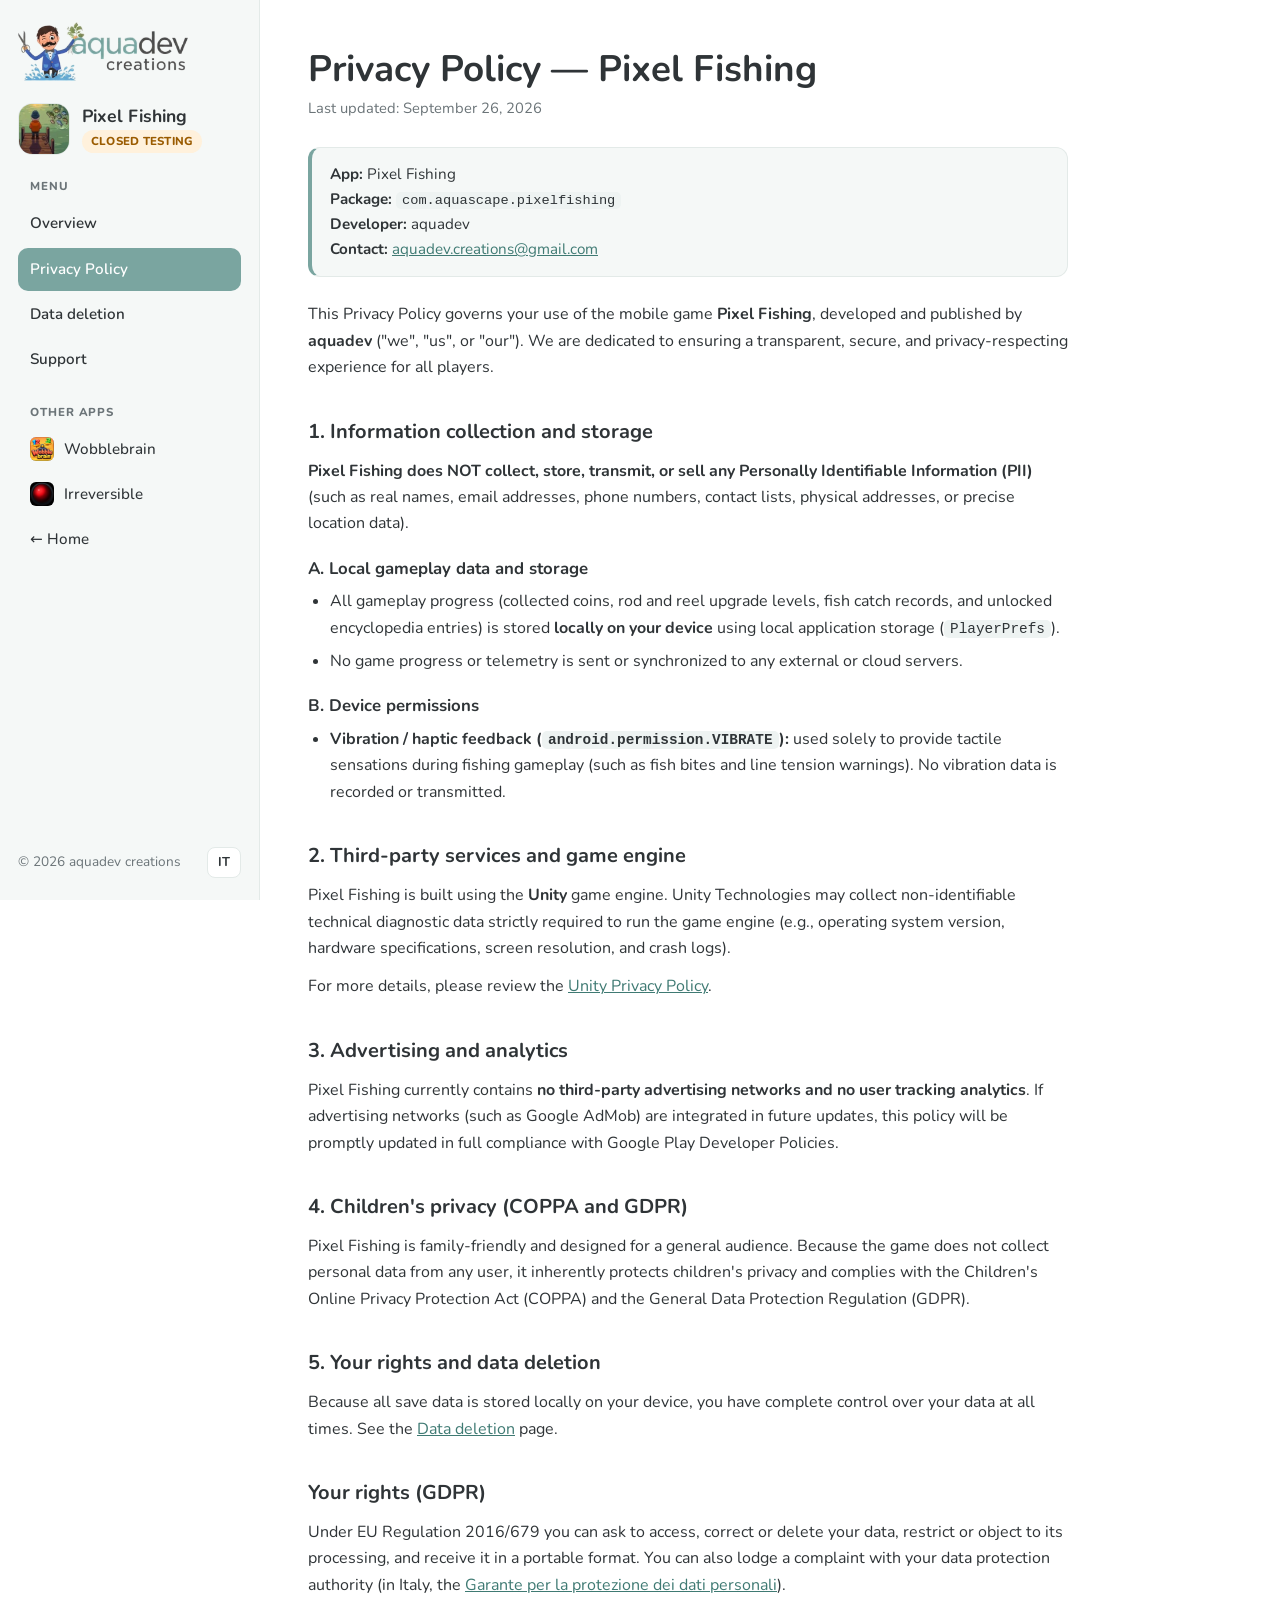
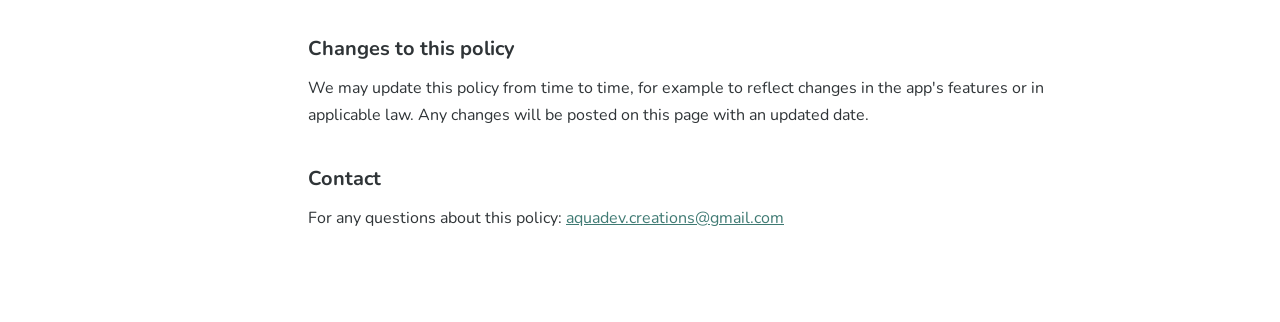
<file: pixel-fishing/privacy.html>
<!doctype html>
<html lang="it">
<head>
<meta charset="utf-8">
<meta name="viewport" content="width=device-width, initial-scale=1">
<title>Privacy Policy — Pixel Fishing</title>
<meta name="description" content="Privacy policy of Pixel Fishing by aquadev.">
<link rel="icon" href="../assets/img/favicon.png">
<link rel="preconnect" href="https://fonts.googleapis.com"><link href="https://fonts.googleapis.com/css2?family=Nunito:wght@400;500;600;700;800&display=swap" rel="stylesheet">
<link rel="stylesheet" href="../assets/style.css">
</head>
<body data-lang="it">
<div class="layout">
<aside class="side">
  <a href="../" class="brand"><img src="../assets/img/logo.png" alt="aquadev creations"></a>
  <div class="top-m">
    <a href="index.html" class="app-id" style="text-decoration:none;color:inherit"><img src="../assets/img/pixelfishing-icon.jpg" alt=""><div><b>Pixel Fishing</b><span class="badge test it">Test chiuso</span><span class="badge test en">Closed testing</span></div></a>
    <button class="lang m-only">EN</button>
  </div>
  <div><div class="label"><span class="it">Menu</span><span class="en">Menu</span></div><nav><a href="index.html" class=""><span class="it">Panoramica</span><span class="en">Overview</span></a><a href="privacy.html" class="active"><span class="it">Privacy Policy</span><span class="en">Privacy Policy</span></a><a href="delete-data.html" class=""><span class="it">Cancellazione dati</span><span class="en">Data deletion</span></a><a href="support.html" class=""><span class="it">Supporto</span><span class="en">Support</span></a></nav></div>
  <div class="others"><div class="label"><span class="it">Altre app</span><span class="en">Other apps</span></div><nav><a href="../wobblebrain/"><img src="../assets/img/wobblebrain-icon.jpg" alt="">Wobblebrain</a><a href="../irreversible/"><img src="../assets/img/irreversible-icon.jpg" alt="">Irreversible</a><a href="../">← Home</a></nav></div>
  <div class="foot"><span class="copy">© <span class="year"></span> aquadev creations<span class="visits" hidden><br><span class="it">Visite</span><span class="en">Visits</span>: <strong class="visits-n"></strong></span></span><button class="lang">EN</button></div>
</aside>
<main class="main"><div class="inner">
<article class="doc">
<div class="it"><h1>Privacy Policy — Pixel Fishing</h1><p class="updated">Ultimo aggiornamento: 26 settembre 2026</p><div class="meta"><strong>App:</strong> Pixel Fishing<br><strong>Package:</strong> <code>com.aquascape.pixelfishing</code><br><strong>Sviluppatore:</strong> aquadev<br><strong>Contatti:</strong> <a href="mailto:aquadev.creations@gmail.com">aquadev.creations@gmail.com</a></div>
<p>Questa informativa riguarda l'uso del gioco <strong>Pixel Fishing</strong>, sviluppato e pubblicato da <strong>aquadev</strong> ("noi"). Vogliamo offrirti un'esperienza trasparente, sicura e rispettosa della privacy.</p>
<h2>1. Raccolta e conservazione dei dati</h2>
<p><strong>Pixel Fishing NON raccoglie, conserva, trasmette né vende dati personali</strong> (come nome, email, numero di telefono, rubrica, indirizzo o posizione precisa).</p>
<h3>A. Dati di gioco salvati sul dispositivo</h3>
<ul>
<li>Tutti i progressi (monete, livelli di canna e mulinello, pesci catturati e voci sbloccate dell'enciclopedia) sono salvati <strong>solo sul tuo dispositivo</strong>, nella memoria locale dell'app (<code>PlayerPrefs</code>).</li>
<li>Nessun progresso o dato di utilizzo viene inviato o sincronizzato su server esterni o nel cloud.</li>
</ul>
<h3>B. Autorizzazioni del dispositivo</h3>
<ul>
<li><strong>Vibrazione (<code>android.permission.VIBRATE</code>):</strong> serve solo a dare un feedback tattile durante la pesca, per esempio quando un pesce abbocca o la lenza è troppo tesa. Nessun dato sulla vibrazione viene registrato o trasmesso.</li>
</ul>
<h2>2. Servizi di terze parti e motore di gioco</h2>
<p>Pixel Fishing è realizzato con il motore <strong>Unity</strong>. Unity Technologies può raccogliere dati tecnici di diagnostica non identificativi, strettamente necessari per far funzionare il motore: versione del sistema operativo, caratteristiche hardware, risoluzione dello schermo e report di crash.</p>
<p>Per saperne di più: <a href="https://unity.com/legal/privacy-policy" target="_blank" rel="noopener">Privacy Policy di Unity</a>.</p>
<h2>3. Pubblicità e statistiche</h2>
<p>Al momento Pixel Fishing <strong>non contiene reti pubblicitarie di terze parti né strumenti di tracciamento o statistiche sugli utenti</strong>. Se in futuro verranno aggiunte reti pubblicitarie (come Google AdMob), questa informativa verrà aggiornata subito, nel rispetto delle norme per sviluppatori di Google Play.</p>
<h2>4. Minori (COPPA e GDPR)</h2>
<p>Pixel Fishing è adatto alle famiglie e pensato per un pubblico generale. Poiché il gioco non raccoglie dati personali di nessun utente, protegge per sua natura la privacy dei minori ed è conforme alla COPPA (Children's Online Privacy Protection Act) e al GDPR.</p>
<h2>5. I tuoi diritti e la cancellazione dei dati</h2>
<p>Tutti i salvataggi sono sul tuo dispositivo, quindi hai sempre il pieno controllo dei tuoi dati. Trovi la procedura nella pagina <a href="delete-data.html">Cancellazione dati</a>.</p>

<h2>I tuoi diritti (GDPR)</h2>
<p>In base al Regolamento UE 2016/679 puoi chiedere di accedere ai tuoi dati, di correggerli o cancellarli, di limitarne il trattamento, di opporti al trattamento e di riceverli in un formato portabile. Puoi anche presentare reclamo al <a href="https://www.garanteprivacy.it" target="_blank" rel="noopener">Garante per la protezione dei dati personali</a>.</p>
<h2>Modifiche a questa informativa</h2>
<p>Potremmo aggiornare questa informativa, per esempio se cambiano le funzioni dell'app o le norme. Le modifiche vengono pubblicate su questa pagina con la nuova data di aggiornamento.</p>
<h2>Contatti</h2>
<p>Per domande su questa informativa: <a href="mailto:aquadev.creations@gmail.com">aquadev.creations@gmail.com</a></p></div>
<div class="en"><h1>Privacy Policy — Pixel Fishing</h1><p class="updated">Last updated: September 26, 2026</p><div class="meta"><strong>App:</strong> Pixel Fishing<br><strong>Package:</strong> <code>com.aquascape.pixelfishing</code><br><strong>Developer:</strong> aquadev<br><strong>Contact:</strong> <a href="mailto:aquadev.creations@gmail.com">aquadev.creations@gmail.com</a></div>
<p>This Privacy Policy governs your use of the mobile game <strong>Pixel Fishing</strong>, developed and published by <strong>aquadev</strong> ("we", "us", or "our"). We are dedicated to ensuring a transparent, secure, and privacy-respecting experience for all players.</p>
<h2>1. Information collection and storage</h2>
<p><strong>Pixel Fishing does NOT collect, store, transmit, or sell any Personally Identifiable Information (PII)</strong> (such as real names, email addresses, phone numbers, contact lists, physical addresses, or precise location data).</p>
<h3>A. Local gameplay data and storage</h3>
<ul>
<li>All gameplay progress (collected coins, rod and reel upgrade levels, fish catch records, and unlocked encyclopedia entries) is stored <strong>locally on your device</strong> using local application storage (<code>PlayerPrefs</code>).</li>
<li>No game progress or telemetry is sent or synchronized to any external or cloud servers.</li>
</ul>
<h3>B. Device permissions</h3>
<ul>
<li><strong>Vibration / haptic feedback (<code>android.permission.VIBRATE</code>):</strong> used solely to provide tactile sensations during fishing gameplay (such as fish bites and line tension warnings). No vibration data is recorded or transmitted.</li>
</ul>
<h2>2. Third-party services and game engine</h2>
<p>Pixel Fishing is built using the <strong>Unity</strong> game engine. Unity Technologies may collect non-identifiable technical diagnostic data strictly required to run the game engine (e.g., operating system version, hardware specifications, screen resolution, and crash logs).</p>
<p>For more details, please review the <a href="https://unity.com/legal/privacy-policy" target="_blank" rel="noopener">Unity Privacy Policy</a>.</p>
<h2>3. Advertising and analytics</h2>
<p>Pixel Fishing currently contains <strong>no third-party advertising networks and no user tracking analytics</strong>. If advertising networks (such as Google AdMob) are integrated in future updates, this policy will be promptly updated in full compliance with Google Play Developer Policies.</p>
<h2>4. Children's privacy (COPPA and GDPR)</h2>
<p>Pixel Fishing is family-friendly and designed for a general audience. Because the game does not collect personal data from any user, it inherently protects children's privacy and complies with the Children's Online Privacy Protection Act (COPPA) and the General Data Protection Regulation (GDPR).</p>
<h2>5. Your rights and data deletion</h2>
<p>Because all save data is stored locally on your device, you have complete control over your data at all times. See the <a href="delete-data.html">Data deletion</a> page.</p>

<h2>Your rights (GDPR)</h2>
<p>Under EU Regulation 2016/679 you can ask to access, correct or delete your data, restrict or object to its processing, and receive it in a portable format. You can also lodge a complaint with your data protection authority (in Italy, the <a href="https://www.garanteprivacy.it" target="_blank" rel="noopener">Garante per la protezione dei dati personali</a>).</p>
<h2>Changes to this policy</h2>
<p>We may update this policy from time to time, for example to reflect changes in the app's features or in applicable law. Any changes will be posted on this page with an updated date.</p>
<h2>Contact</h2>
<p>For any questions about this policy: <a href="mailto:aquadev.creations@gmail.com">aquadev.creations@gmail.com</a></p></div>
</article>
</div></main>
</div>
<script data-goatcounter="https://aquadev.goatcounter.com/count" async src="//gc.zgo.at/count.js"></script>
<script src="../assets/site.js"></script>
</body>
</html>
</file>
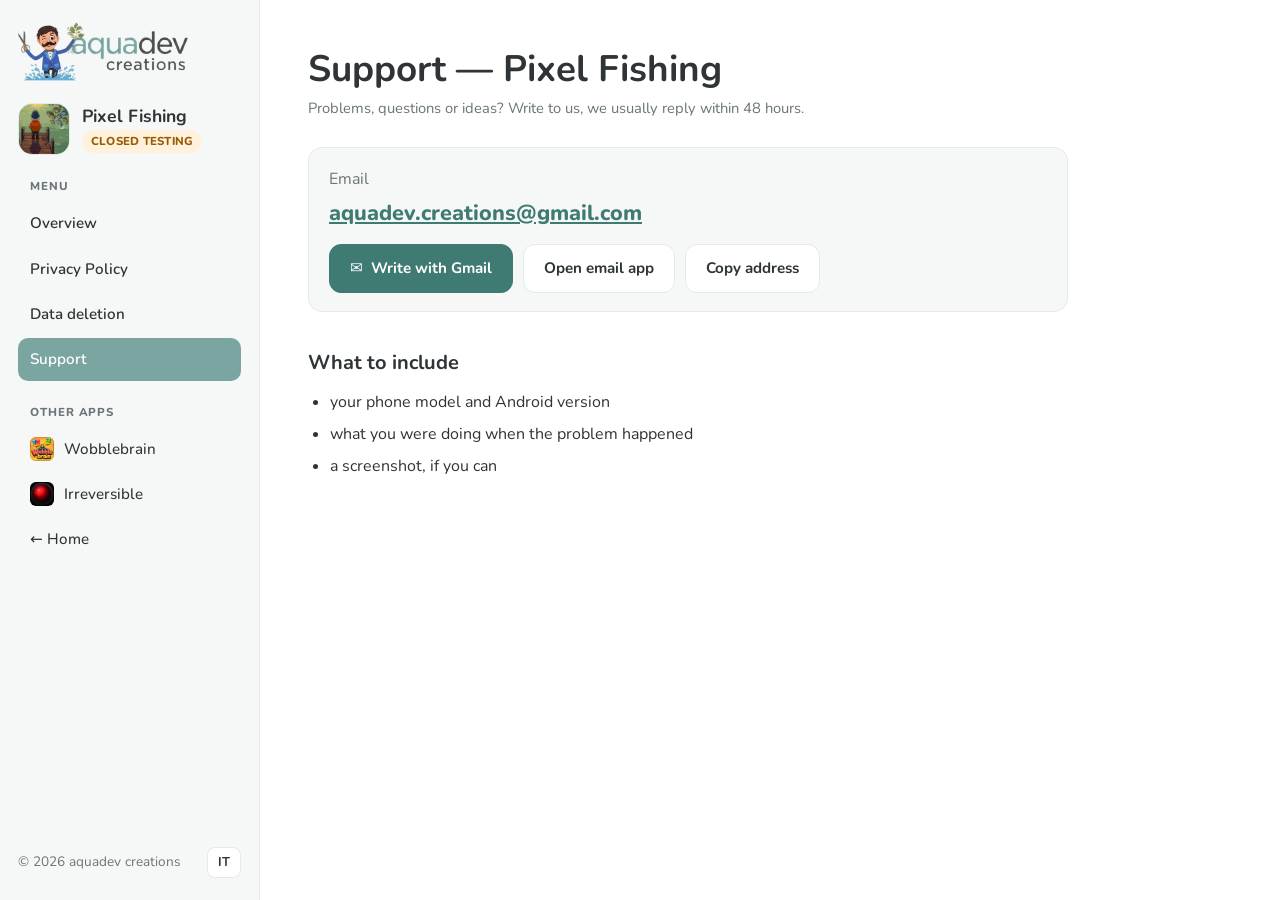
<file: pixel-fishing/support.html>
<!doctype html>
<html lang="it">
<head>
<meta charset="utf-8">
<meta name="viewport" content="width=device-width, initial-scale=1">
<title>Support — Pixel Fishing</title>
<meta name="description" content="Support for Pixel Fishing by aquadev.">
<link rel="icon" href="../assets/img/favicon.png">
<link rel="preconnect" href="https://fonts.googleapis.com"><link href="https://fonts.googleapis.com/css2?family=Nunito:wght@400;500;600;700;800&display=swap" rel="stylesheet">
<link rel="stylesheet" href="../assets/style.css">
</head>
<body data-lang="it">
<div class="layout">
<aside class="side">
  <a href="../" class="brand"><img src="../assets/img/logo.png" alt="aquadev creations"></a>
  <div class="top-m">
    <a href="index.html" class="app-id" style="text-decoration:none;color:inherit"><img src="../assets/img/pixelfishing-icon.jpg" alt=""><div><b>Pixel Fishing</b><span class="badge test it">Test chiuso</span><span class="badge test en">Closed testing</span></div></a>
    <button class="lang m-only">EN</button>
  </div>
  <div><div class="label"><span class="it">Menu</span><span class="en">Menu</span></div><nav><a href="index.html" class=""><span class="it">Panoramica</span><span class="en">Overview</span></a><a href="privacy.html" class=""><span class="it">Privacy Policy</span><span class="en">Privacy Policy</span></a><a href="delete-data.html" class=""><span class="it">Cancellazione dati</span><span class="en">Data deletion</span></a><a href="support.html" class="active"><span class="it">Supporto</span><span class="en">Support</span></a></nav></div>
  <div class="others"><div class="label"><span class="it">Altre app</span><span class="en">Other apps</span></div><nav><a href="../wobblebrain/"><img src="../assets/img/wobblebrain-icon.jpg" alt="">Wobblebrain</a><a href="../irreversible/"><img src="../assets/img/irreversible-icon.jpg" alt="">Irreversible</a><a href="../">← Home</a></nav></div>
  <div class="foot"><span class="copy">© <span class="year"></span> aquadev creations<span class="visits" hidden><br><span class="it">Visite</span><span class="en">Visits</span>: <strong class="visits-n"></strong></span></span><button class="lang">EN</button></div>
</aside>
<main class="main"><div class="inner">
<article class="doc">
<h1><span class="it">Supporto</span><span class="en">Support</span> — Pixel Fishing</h1>
<p class="updated it">Problemi, domande o idee? Scrivici, rispondiamo di solito entro 48 ore.</p><p class="updated en">Problems, questions or ideas? Write to us, we usually reply within 48 hours.</p>
<div class="box"><p style="margin-bottom:4px" class="muted">Email</p>
<p class="email-big"><a href="mailto:aquadev.creations@gmail.com">aquadev.creations@gmail.com</a></p>
<div class="btns"><a class="btn primary" href="https://mail.google.com/mail/?view=cm&fs=1&to=aquadev.creations@gmail.com&su=Supporto%20Pixel%20Fishing%20/%20Pixel%20Fishing%20support&body=App%3A%20Pixel%20Fishing%0ATelefono%20/%20Phone%3A%20%0AVersione%20Android%20/%20Android%20version%3A%20%0A%0AProblema%20/%20Issue%3A%0A" target="_blank" rel="noopener">✉ <span class="it">Scrivi con Gmail</span><span class="en">Write with Gmail</span></a><a class="btn" href="mailto:aquadev.creations@gmail.com?subject=Supporto%20Pixel%20Fishing%20/%20Pixel%20Fishing%20support&body=App%3A%20Pixel%20Fishing%0ATelefono%20/%20Phone%3A%20%0AVersione%20Android%20/%20Android%20version%3A%20%0A%0AProblema%20/%20Issue%3A%0A"><span class="it">Apri app email</span><span class="en">Open email app</span></a><button class="btn copy" data-copy="aquadev.creations@gmail.com"><span class="it">Copia indirizzo</span><span class="en">Copy address</span></button></div>
</div>

<h2><span class="it">Cosa scrivere</span><span class="en">What to include</span></h2>
<ul class="it"><li>il modello del telefono e la versione di Android</li><li>cosa stavi facendo quando è successo il problema</li><li>se puoi, uno screenshot</li></ul>
<ul class="en"><li>your phone model and Android version</li><li>what you were doing when the problem happened</li><li>a screenshot, if you can</li></ul>
</article>
</div></main>
</div>
<script data-goatcounter="https://aquadev.goatcounter.com/count" async src="//gc.zgo.at/count.js"></script>
<script src="../assets/site.js"></script>
</body>
</html>
</file>
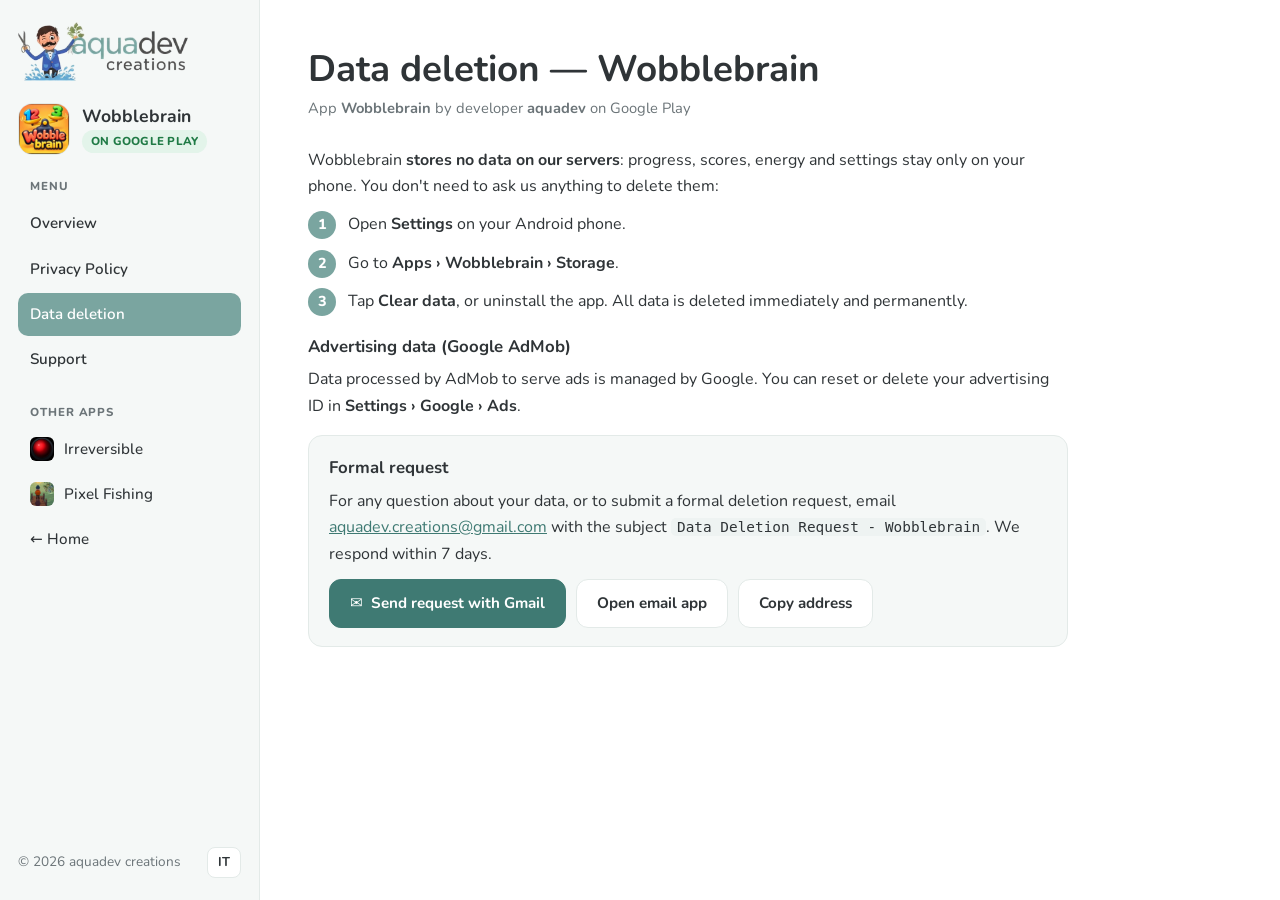
<file: wobblebrain/delete-data.html>
<!doctype html>
<html lang="it">
<head>
<meta charset="utf-8">
<meta name="viewport" content="width=device-width, initial-scale=1">
<title>Data deletion — Wobblebrain</title>
<meta name="description" content="How to delete your data for Wobblebrain by aquadev.">
<link rel="icon" href="../assets/img/favicon.png">
<link rel="preconnect" href="https://fonts.googleapis.com"><link href="https://fonts.googleapis.com/css2?family=Nunito:wght@400;500;600;700;800&display=swap" rel="stylesheet">
<link rel="stylesheet" href="../assets/style.css">
</head>
<body data-lang="it">
<div class="layout">
<aside class="side">
  <a href="../" class="brand"><img src="../assets/img/logo.png" alt="aquadev creations"></a>
  <div class="top-m">
    <a href="index.html" class="app-id" style="text-decoration:none;color:inherit"><img src="../assets/img/wobblebrain-icon.jpg" alt=""><div><b>Wobblebrain</b><span class="badge live it">Su Google Play</span><span class="badge live en">On Google Play</span></div></a>
    <button class="lang m-only">EN</button>
  </div>
  <div><div class="label"><span class="it">Menu</span><span class="en">Menu</span></div><nav><a href="index.html" class=""><span class="it">Panoramica</span><span class="en">Overview</span></a><a href="privacy.html" class=""><span class="it">Privacy Policy</span><span class="en">Privacy Policy</span></a><a href="delete-data.html" class="active"><span class="it">Cancellazione dati</span><span class="en">Data deletion</span></a><a href="support.html" class=""><span class="it">Supporto</span><span class="en">Support</span></a></nav></div>
  <div class="others"><div class="label"><span class="it">Altre app</span><span class="en">Other apps</span></div><nav><a href="../irreversible/"><img src="../assets/img/irreversible-icon.jpg" alt="">Irreversible</a><a href="../pixel-fishing/"><img src="../assets/img/pixelfishing-icon.jpg" alt="">Pixel Fishing</a><a href="../">← Home</a></nav></div>
  <div class="foot"><span class="copy">© <span class="year"></span> aquadev creations<span class="visits" hidden><br><span class="it">Visite</span><span class="en">Visits</span>: <strong class="visits-n"></strong></span></span><button class="lang">EN</button></div>
</aside>
<main class="main"><div class="inner">
<article class="doc">
<div class="it"><h1>Cancellazione dei dati — Wobblebrain</h1><p class="updated">App <strong>Wobblebrain</strong> dello sviluppatore <strong>aquadev</strong> su Google Play</p>
<p>Wobblebrain <strong>non salva nessun dato sui nostri server</strong>: progressi, punteggi, energia e impostazioni restano solo sul tuo telefono. Per cancellarli non devi chiederci niente:</p>
<ol class="steps">
<li>Apri <strong>Impostazioni</strong> sul telefono Android.</li>
<li>Vai su <strong>App › Wobblebrain › Spazio di archiviazione</strong>.</li>
<li>Tocca <strong>Cancella dati</strong>, oppure disinstalla l'app. Tutti i dati vengono eliminati subito e per sempre.</li>
</ol>
<h3>Dati pubblicitari (Google AdMob)</h3>
<p>I dati trattati da AdMob per mostrare gli annunci sono gestiti da Google. Puoi azzerare o eliminare il tuo ID pubblicitario da <strong>Impostazioni › Google › Annunci</strong>.</p>
<div class="box"><h3 style="margin-top:0">Richiesta formale</h3>
<p>Per qualsiasi domanda sui tuoi dati, o per una richiesta formale di cancellazione, scrivi a <a href="mailto:aquadev.creations@gmail.com">aquadev.creations@gmail.com</a> con oggetto <code>Data Deletion Request - Wobblebrain</code>. Rispondiamo entro 7 giorni.</p><div class="btns"><a class="btn primary" href="https://mail.google.com/mail/?view=cm&fs=1&to=aquadev.creations@gmail.com&su=Data%20Deletion%20Request%20-%20Wobblebrain&body=App%3A%20Wobblebrain%0APackage%3A%20com.aquascape.wobblebrain.puzzle%0A%0AI%20request%20the%20deletion%20of%20all%20data%20associated%20with%20my%20use%20of%20the%20app.%0AChiedo%20la%20cancellazione%20di%20tutti%20i%20dati%20associati%20al%20mio%20utilizzo%20dell%27app.%0A" target="_blank" rel="noopener">✉ <span class="it">Invia richiesta con Gmail</span><span class="en">Send request with Gmail</span></a><a class="btn" href="mailto:aquadev.creations@gmail.com?subject=Data%20Deletion%20Request%20-%20Wobblebrain&body=App%3A%20Wobblebrain%0APackage%3A%20com.aquascape.wobblebrain.puzzle%0A%0AI%20request%20the%20deletion%20of%20all%20data%20associated%20with%20my%20use%20of%20the%20app.%0AChiedo%20la%20cancellazione%20di%20tutti%20i%20dati%20associati%20al%20mio%20utilizzo%20dell%27app.%0A"><span class="it">Apri app email</span><span class="en">Open email app</span></a><button class="btn copy" data-copy="aquadev.creations@gmail.com"><span class="it">Copia indirizzo</span><span class="en">Copy address</span></button></div></div></div>
<div class="en"><h1>Data deletion — Wobblebrain</h1><p class="updated">App <strong>Wobblebrain</strong> by developer <strong>aquadev</strong> on Google Play</p>
<p>Wobblebrain <strong>stores no data on our servers</strong>: progress, scores, energy and settings stay only on your phone. You don't need to ask us anything to delete them:</p>
<ol class="steps">
<li>Open <strong>Settings</strong> on your Android phone.</li>
<li>Go to <strong>Apps › Wobblebrain › Storage</strong>.</li>
<li>Tap <strong>Clear data</strong>, or uninstall the app. All data is deleted immediately and permanently.</li>
</ol>
<h3>Advertising data (Google AdMob)</h3>
<p>Data processed by AdMob to serve ads is managed by Google. You can reset or delete your advertising ID in <strong>Settings › Google › Ads</strong>.</p>
<div class="box"><h3 style="margin-top:0">Formal request</h3>
<p>For any question about your data, or to submit a formal deletion request, email <a href="mailto:aquadev.creations@gmail.com">aquadev.creations@gmail.com</a> with the subject <code>Data Deletion Request - Wobblebrain</code>. We respond within 7 days.</p><div class="btns"><a class="btn primary" href="https://mail.google.com/mail/?view=cm&fs=1&to=aquadev.creations@gmail.com&su=Data%20Deletion%20Request%20-%20Wobblebrain&body=App%3A%20Wobblebrain%0APackage%3A%20com.aquascape.wobblebrain.puzzle%0A%0AI%20request%20the%20deletion%20of%20all%20data%20associated%20with%20my%20use%20of%20the%20app.%0AChiedo%20la%20cancellazione%20di%20tutti%20i%20dati%20associati%20al%20mio%20utilizzo%20dell%27app.%0A" target="_blank" rel="noopener">✉ <span class="it">Invia richiesta con Gmail</span><span class="en">Send request with Gmail</span></a><a class="btn" href="mailto:aquadev.creations@gmail.com?subject=Data%20Deletion%20Request%20-%20Wobblebrain&body=App%3A%20Wobblebrain%0APackage%3A%20com.aquascape.wobblebrain.puzzle%0A%0AI%20request%20the%20deletion%20of%20all%20data%20associated%20with%20my%20use%20of%20the%20app.%0AChiedo%20la%20cancellazione%20di%20tutti%20i%20dati%20associati%20al%20mio%20utilizzo%20dell%27app.%0A"><span class="it">Apri app email</span><span class="en">Open email app</span></a><button class="btn copy" data-copy="aquadev.creations@gmail.com"><span class="it">Copia indirizzo</span><span class="en">Copy address</span></button></div></div></div>
</article>
</div></main>
</div>
<script data-goatcounter="https://aquadev.goatcounter.com/count" async src="//gc.zgo.at/count.js"></script>
<script src="../assets/site.js"></script>
</body>
</html>
</file>
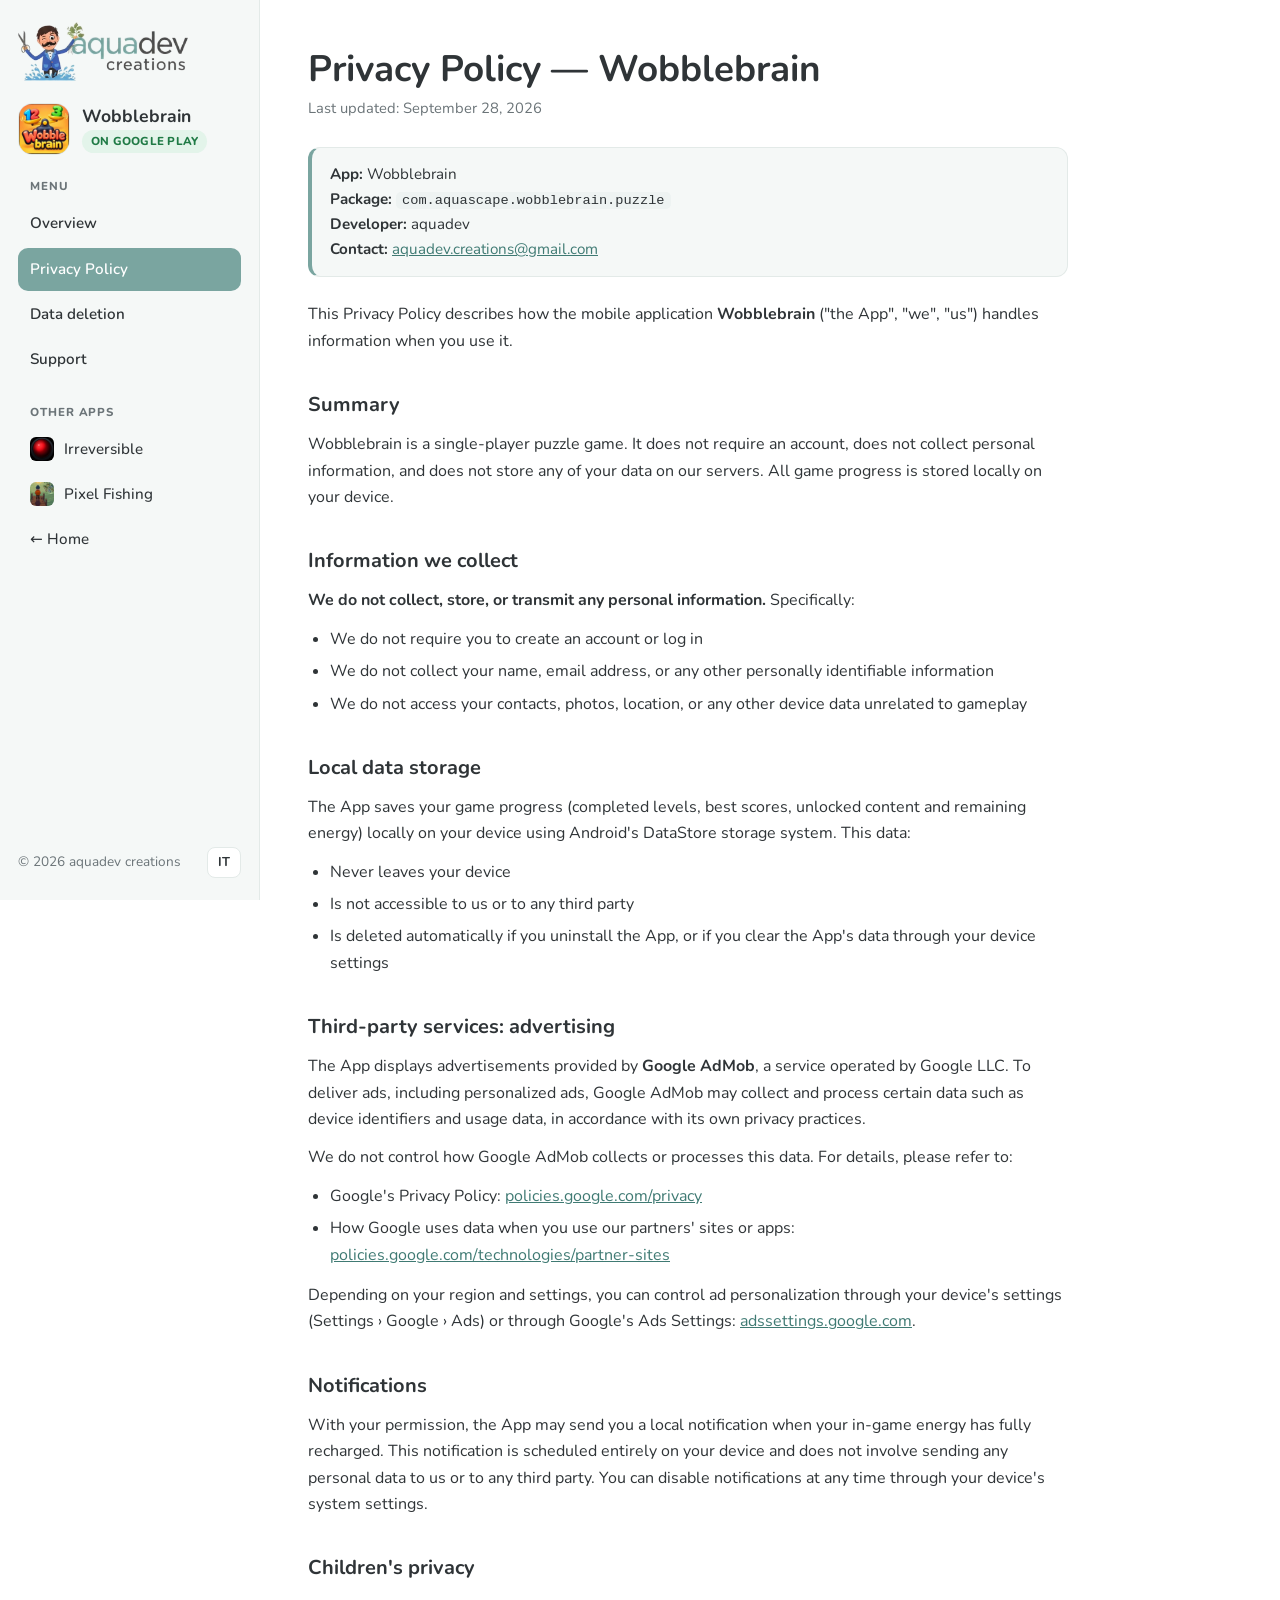
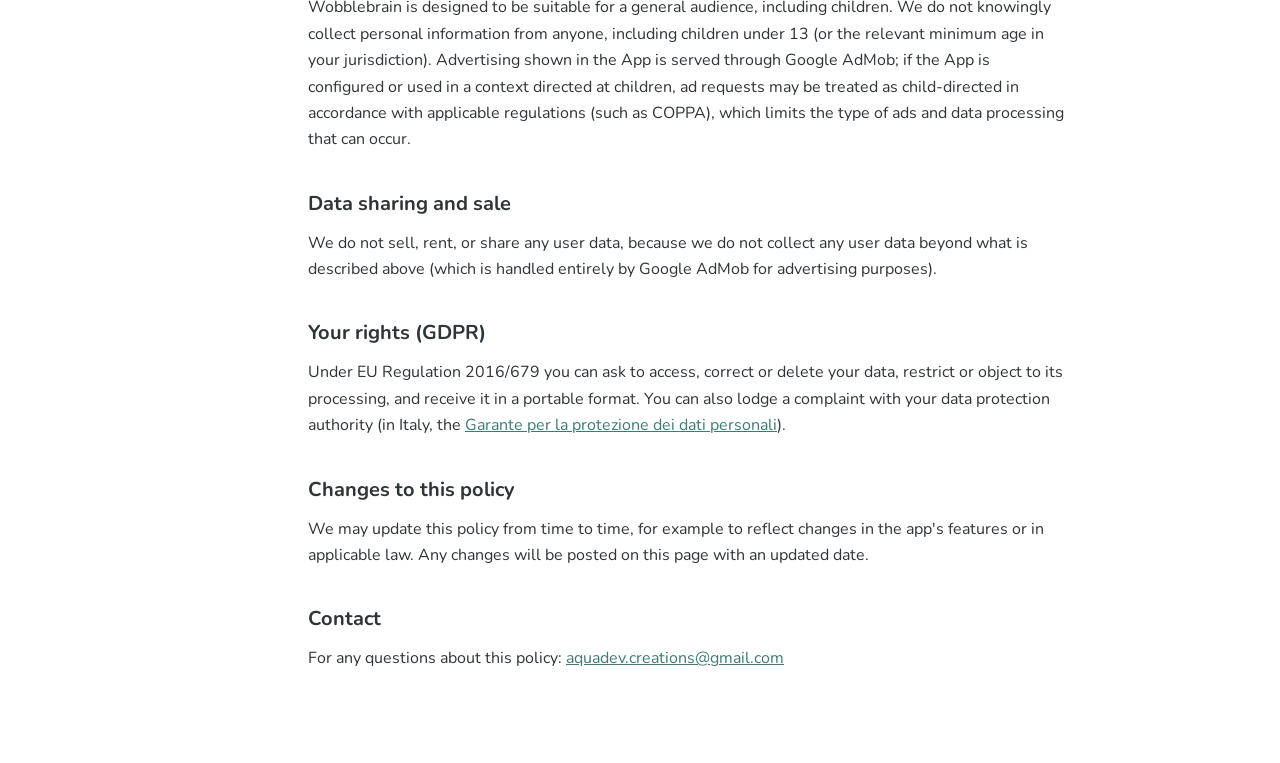
<file: wobblebrain/privacy.html>
<!doctype html>
<html lang="it">
<head>
<meta charset="utf-8">
<meta name="viewport" content="width=device-width, initial-scale=1">
<title>Privacy Policy — Wobblebrain</title>
<meta name="description" content="Privacy policy of Wobblebrain by aquadev.">
<link rel="icon" href="../assets/img/favicon.png">
<link rel="preconnect" href="https://fonts.googleapis.com"><link href="https://fonts.googleapis.com/css2?family=Nunito:wght@400;500;600;700;800&display=swap" rel="stylesheet">
<link rel="stylesheet" href="../assets/style.css">
</head>
<body data-lang="it">
<div class="layout">
<aside class="side">
  <a href="../" class="brand"><img src="../assets/img/logo.png" alt="aquadev creations"></a>
  <div class="top-m">
    <a href="index.html" class="app-id" style="text-decoration:none;color:inherit"><img src="../assets/img/wobblebrain-icon.jpg" alt=""><div><b>Wobblebrain</b><span class="badge live it">Su Google Play</span><span class="badge live en">On Google Play</span></div></a>
    <button class="lang m-only">EN</button>
  </div>
  <div><div class="label"><span class="it">Menu</span><span class="en">Menu</span></div><nav><a href="index.html" class=""><span class="it">Panoramica</span><span class="en">Overview</span></a><a href="privacy.html" class="active"><span class="it">Privacy Policy</span><span class="en">Privacy Policy</span></a><a href="delete-data.html" class=""><span class="it">Cancellazione dati</span><span class="en">Data deletion</span></a><a href="support.html" class=""><span class="it">Supporto</span><span class="en">Support</span></a></nav></div>
  <div class="others"><div class="label"><span class="it">Altre app</span><span class="en">Other apps</span></div><nav><a href="../irreversible/"><img src="../assets/img/irreversible-icon.jpg" alt="">Irreversible</a><a href="../pixel-fishing/"><img src="../assets/img/pixelfishing-icon.jpg" alt="">Pixel Fishing</a><a href="../">← Home</a></nav></div>
  <div class="foot"><span class="copy">© <span class="year"></span> aquadev creations<span class="visits" hidden><br><span class="it">Visite</span><span class="en">Visits</span>: <strong class="visits-n"></strong></span></span><button class="lang">EN</button></div>
</aside>
<main class="main"><div class="inner">
<article class="doc">
<div class="it"><h1>Privacy Policy — Wobblebrain</h1><p class="updated">Ultimo aggiornamento: 28 settembre 2026</p><div class="meta"><strong>App:</strong> Wobblebrain<br><strong>Package:</strong> <code>com.aquascape.wobblebrain.puzzle</code><br><strong>Sviluppatore:</strong> aquadev<br><strong>Contatti:</strong> <a href="mailto:aquadev.creations@gmail.com">aquadev.creations@gmail.com</a></div>
<p>Questa informativa spiega come l'app <strong>Wobblebrain</strong> ("l'App", "noi") tratta le informazioni quando la usi.</p>
<h2>In breve</h2>
<p>Wobblebrain è un puzzle per giocatore singolo. Non serve un account, non raccoglie dati personali e non salva nulla dei tuoi dati sui nostri server. Tutti i progressi restano sul tuo dispositivo.</p>
<h2>Dati che raccogliamo</h2>
<p><strong>Non raccogliamo, conserviamo né trasmettiamo dati personali.</strong> In particolare:</p>
<ul>
<li>non serve creare un account o fare login;</li>
<li>non raccogliamo nome, email o altri dati identificativi;</li>
<li>non accediamo a contatti, foto, posizione o altri dati del dispositivo che non servono al gioco.</li>
</ul>
<h2>Dati salvati sul dispositivo</h2>
<p>L'App salva i tuoi progressi (livelli completati, punteggi migliori, contenuti sbloccati ed energia residua) sul tuo dispositivo, con il sistema DataStore di Android. Questi dati:</p>
<ul>
<li>non lasciano mai il dispositivo;</li>
<li>non sono accessibili a noi né a terzi;</li>
<li>si cancellano se disinstalli l'App o se ne cancelli i dati dalle impostazioni del dispositivo.</li>
</ul>
<h2>Servizi di terze parti: pubblicità</h2>
<p>L'App mostra annunci forniti da <strong>Google AdMob</strong>, un servizio di Google LLC. Per mostrare gli annunci, anche personalizzati, AdMob può raccogliere e trattare alcuni dati, come identificativi del dispositivo e dati di utilizzo, secondo le proprie regole sulla privacy.</p>
<p>Non controlliamo il modo in cui Google AdMob raccoglie o tratta questi dati. Per i dettagli:</p>
<ul>
<li>Privacy Policy di Google: <a href="https://policies.google.com/privacy" target="_blank" rel="noopener">policies.google.com/privacy</a></li>
<li>Come Google usa i dati sulle app dei partner: <a href="https://policies.google.com/technologies/partner-sites" target="_blank" rel="noopener">policies.google.com/technologies/partner-sites</a></li>
</ul>
<p>A seconda del Paese e delle impostazioni, puoi gestire la personalizzazione degli annunci dalle impostazioni del dispositivo (Impostazioni › Google › Annunci) oppure da <a href="https://adssettings.google.com" target="_blank" rel="noopener">adssettings.google.com</a>.</p>
<h2>Notifiche</h2>
<p>Se lo permetti, l'App può inviarti una notifica locale quando l'energia si è ricaricata del tutto. La notifica è programmata interamente sul dispositivo e non comporta l'invio di dati personali a noi o a terzi. Puoi disattivarla in qualsiasi momento dalle impostazioni di sistema.</p>
<h2>Minori</h2>
<p>Wobblebrain è adatto a un pubblico generale, bambini compresi. Non raccogliamo consapevolmente dati personali di nessuno, inclusi i minori di 13 anni (o dell'età minima prevista nel tuo Paese). Gli annunci sono forniti da Google AdMob: se l'App è configurata o usata in un contesto rivolto ai minori, le richieste di annunci possono essere trattate come destinate ai minori secondo le norme applicabili (come la COPPA), il che limita il tipo di annunci e di trattamento dei dati.</p>
<h2>Condivisione e vendita dei dati</h2>
<p>Non vendiamo, affittiamo né condividiamo dati degli utenti, perché oltre a quanto descritto sopra non ne raccogliamo. La parte pubblicitaria è gestita interamente da Google AdMob.</p>

<h2>I tuoi diritti (GDPR)</h2>
<p>In base al Regolamento UE 2016/679 puoi chiedere di accedere ai tuoi dati, di correggerli o cancellarli, di limitarne il trattamento, di opporti al trattamento e di riceverli in un formato portabile. Puoi anche presentare reclamo al <a href="https://www.garanteprivacy.it" target="_blank" rel="noopener">Garante per la protezione dei dati personali</a>.</p>
<h2>Modifiche a questa informativa</h2>
<p>Potremmo aggiornare questa informativa, per esempio se cambiano le funzioni dell'app o le norme. Le modifiche vengono pubblicate su questa pagina con la nuova data di aggiornamento.</p>
<h2>Contatti</h2>
<p>Per domande su questa informativa: <a href="mailto:aquadev.creations@gmail.com">aquadev.creations@gmail.com</a></p></div>
<div class="en"><h1>Privacy Policy — Wobblebrain</h1><p class="updated">Last updated: September 28, 2026</p><div class="meta"><strong>App:</strong> Wobblebrain<br><strong>Package:</strong> <code>com.aquascape.wobblebrain.puzzle</code><br><strong>Developer:</strong> aquadev<br><strong>Contact:</strong> <a href="mailto:aquadev.creations@gmail.com">aquadev.creations@gmail.com</a></div>
<p>This Privacy Policy describes how the mobile application <strong>Wobblebrain</strong> ("the App", "we", "us") handles information when you use it.</p>
<h2>Summary</h2>
<p>Wobblebrain is a single-player puzzle game. It does not require an account, does not collect personal information, and does not store any of your data on our servers. All game progress is stored locally on your device.</p>
<h2>Information we collect</h2>
<p><strong>We do not collect, store, or transmit any personal information.</strong> Specifically:</p>
<ul>
<li>We do not require you to create an account or log in</li>
<li>We do not collect your name, email address, or any other personally identifiable information</li>
<li>We do not access your contacts, photos, location, or any other device data unrelated to gameplay</li>
</ul>
<h2>Local data storage</h2>
<p>The App saves your game progress (completed levels, best scores, unlocked content and remaining energy) locally on your device using Android's DataStore storage system. This data:</p>
<ul>
<li>Never leaves your device</li>
<li>Is not accessible to us or to any third party</li>
<li>Is deleted automatically if you uninstall the App, or if you clear the App's data through your device settings</li>
</ul>
<h2>Third-party services: advertising</h2>
<p>The App displays advertisements provided by <strong>Google AdMob</strong>, a service operated by Google LLC. To deliver ads, including personalized ads, Google AdMob may collect and process certain data such as device identifiers and usage data, in accordance with its own privacy practices.</p>
<p>We do not control how Google AdMob collects or processes this data. For details, please refer to:</p>
<ul>
<li>Google's Privacy Policy: <a href="https://policies.google.com/privacy" target="_blank" rel="noopener">policies.google.com/privacy</a></li>
<li>How Google uses data when you use our partners' sites or apps: <a href="https://policies.google.com/technologies/partner-sites" target="_blank" rel="noopener">policies.google.com/technologies/partner-sites</a></li>
</ul>
<p>Depending on your region and settings, you can control ad personalization through your device's settings (Settings › Google › Ads) or through Google's Ads Settings: <a href="https://adssettings.google.com" target="_blank" rel="noopener">adssettings.google.com</a>.</p>
<h2>Notifications</h2>
<p>With your permission, the App may send you a local notification when your in-game energy has fully recharged. This notification is scheduled entirely on your device and does not involve sending any personal data to us or to any third party. You can disable notifications at any time through your device's system settings.</p>
<h2>Children's privacy</h2>
<p>Wobblebrain is designed to be suitable for a general audience, including children. We do not knowingly collect personal information from anyone, including children under 13 (or the relevant minimum age in your jurisdiction). Advertising shown in the App is served through Google AdMob; if the App is configured or used in a context directed at children, ad requests may be treated as child-directed in accordance with applicable regulations (such as COPPA), which limits the type of ads and data processing that can occur.</p>
<h2>Data sharing and sale</h2>
<p>We do not sell, rent, or share any user data, because we do not collect any user data beyond what is described above (which is handled entirely by Google AdMob for advertising purposes).</p>

<h2>Your rights (GDPR)</h2>
<p>Under EU Regulation 2016/679 you can ask to access, correct or delete your data, restrict or object to its processing, and receive it in a portable format. You can also lodge a complaint with your data protection authority (in Italy, the <a href="https://www.garanteprivacy.it" target="_blank" rel="noopener">Garante per la protezione dei dati personali</a>).</p>
<h2>Changes to this policy</h2>
<p>We may update this policy from time to time, for example to reflect changes in the app's features or in applicable law. Any changes will be posted on this page with an updated date.</p>
<h2>Contact</h2>
<p>For any questions about this policy: <a href="mailto:aquadev.creations@gmail.com">aquadev.creations@gmail.com</a></p></div>
</article>
</div></main>
</div>
<script data-goatcounter="https://aquadev.goatcounter.com/count" async src="//gc.zgo.at/count.js"></script>
<script src="../assets/site.js"></script>
</body>
</html>
</file>
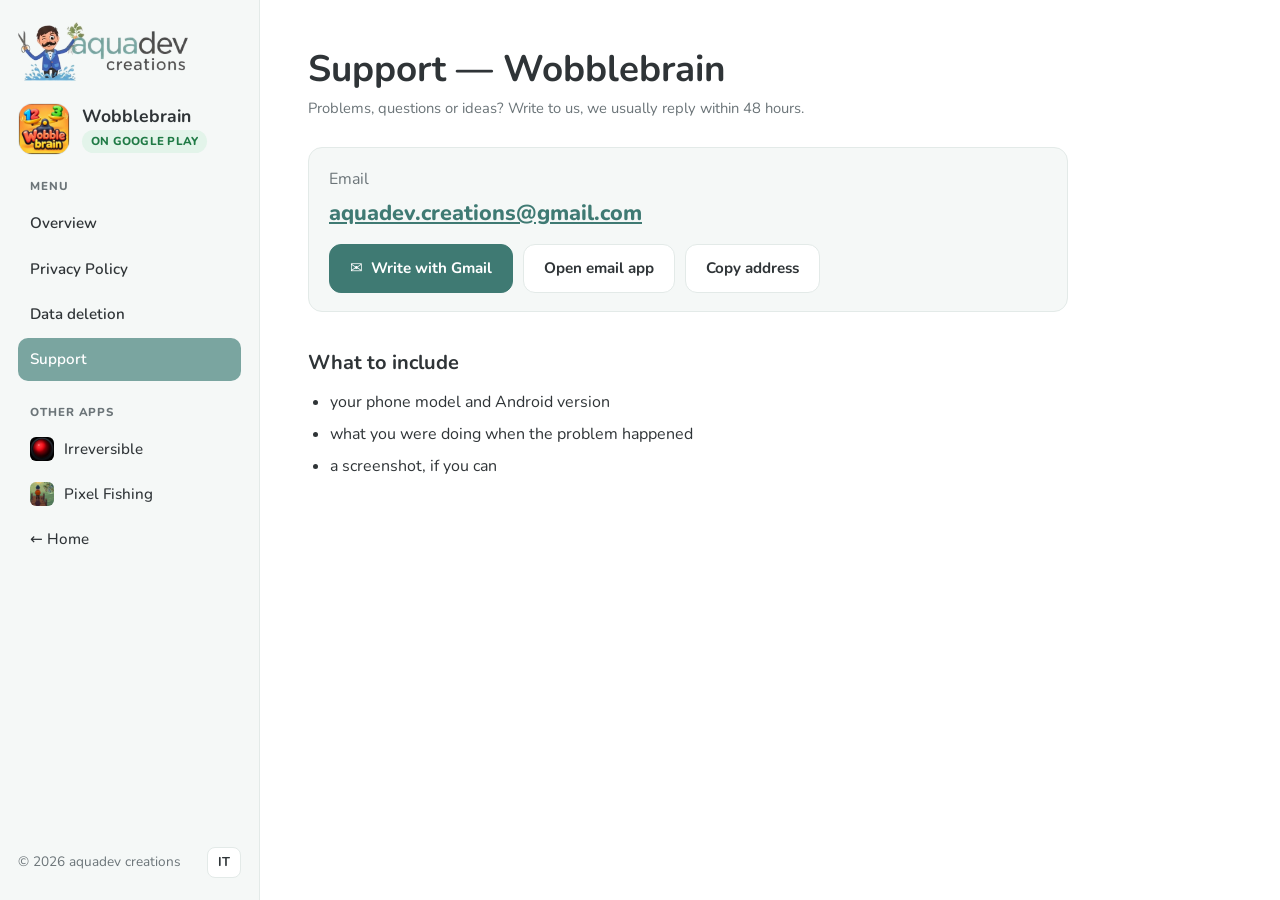
<file: wobblebrain/support.html>
<!doctype html>
<html lang="it">
<head>
<meta charset="utf-8">
<meta name="viewport" content="width=device-width, initial-scale=1">
<title>Support — Wobblebrain</title>
<meta name="description" content="Support for Wobblebrain by aquadev.">
<link rel="icon" href="../assets/img/favicon.png">
<link rel="preconnect" href="https://fonts.googleapis.com"><link href="https://fonts.googleapis.com/css2?family=Nunito:wght@400;500;600;700;800&display=swap" rel="stylesheet">
<link rel="stylesheet" href="../assets/style.css">
</head>
<body data-lang="it">
<div class="layout">
<aside class="side">
  <a href="../" class="brand"><img src="../assets/img/logo.png" alt="aquadev creations"></a>
  <div class="top-m">
    <a href="index.html" class="app-id" style="text-decoration:none;color:inherit"><img src="../assets/img/wobblebrain-icon.jpg" alt=""><div><b>Wobblebrain</b><span class="badge live it">Su Google Play</span><span class="badge live en">On Google Play</span></div></a>
    <button class="lang m-only">EN</button>
  </div>
  <div><div class="label"><span class="it">Menu</span><span class="en">Menu</span></div><nav><a href="index.html" class=""><span class="it">Panoramica</span><span class="en">Overview</span></a><a href="privacy.html" class=""><span class="it">Privacy Policy</span><span class="en">Privacy Policy</span></a><a href="delete-data.html" class=""><span class="it">Cancellazione dati</span><span class="en">Data deletion</span></a><a href="support.html" class="active"><span class="it">Supporto</span><span class="en">Support</span></a></nav></div>
  <div class="others"><div class="label"><span class="it">Altre app</span><span class="en">Other apps</span></div><nav><a href="../irreversible/"><img src="../assets/img/irreversible-icon.jpg" alt="">Irreversible</a><a href="../pixel-fishing/"><img src="../assets/img/pixelfishing-icon.jpg" alt="">Pixel Fishing</a><a href="../">← Home</a></nav></div>
  <div class="foot"><span class="copy">© <span class="year"></span> aquadev creations<span class="visits" hidden><br><span class="it">Visite</span><span class="en">Visits</span>: <strong class="visits-n"></strong></span></span><button class="lang">EN</button></div>
</aside>
<main class="main"><div class="inner">
<article class="doc">
<h1><span class="it">Supporto</span><span class="en">Support</span> — Wobblebrain</h1>
<p class="updated it">Problemi, domande o idee? Scrivici, rispondiamo di solito entro 48 ore.</p><p class="updated en">Problems, questions or ideas? Write to us, we usually reply within 48 hours.</p>
<div class="box"><p style="margin-bottom:4px" class="muted">Email</p>
<p class="email-big"><a href="mailto:aquadev.creations@gmail.com">aquadev.creations@gmail.com</a></p>
<div class="btns"><a class="btn primary" href="https://mail.google.com/mail/?view=cm&fs=1&to=aquadev.creations@gmail.com&su=Supporto%20Wobblebrain%20/%20Wobblebrain%20support&body=App%3A%20Wobblebrain%0ATelefono%20/%20Phone%3A%20%0AVersione%20Android%20/%20Android%20version%3A%20%0A%0AProblema%20/%20Issue%3A%0A" target="_blank" rel="noopener">✉ <span class="it">Scrivi con Gmail</span><span class="en">Write with Gmail</span></a><a class="btn" href="mailto:aquadev.creations@gmail.com?subject=Supporto%20Wobblebrain%20/%20Wobblebrain%20support&body=App%3A%20Wobblebrain%0ATelefono%20/%20Phone%3A%20%0AVersione%20Android%20/%20Android%20version%3A%20%0A%0AProblema%20/%20Issue%3A%0A"><span class="it">Apri app email</span><span class="en">Open email app</span></a><button class="btn copy" data-copy="aquadev.creations@gmail.com"><span class="it">Copia indirizzo</span><span class="en">Copy address</span></button></div>
</div>

<h2><span class="it">Cosa scrivere</span><span class="en">What to include</span></h2>
<ul class="it"><li>il modello del telefono e la versione di Android</li><li>cosa stavi facendo quando è successo il problema</li><li>se puoi, uno screenshot</li></ul>
<ul class="en"><li>your phone model and Android version</li><li>what you were doing when the problem happened</li><li>a screenshot, if you can</li></ul>
</article>
</div></main>
</div>
<script data-goatcounter="https://aquadev.goatcounter.com/count" async src="//gc.zgo.at/count.js"></script>
<script src="../assets/site.js"></script>
</body>
</html>
</file>
<file: assets/style.css>
/* aquadev creations — palette presa dal logo */
:root{
  --bg:#ffffff; --soft:#f5f8f7; --line:#e3eae8; --text:#2f3437; --muted:#6b7478;
  --teal:#7aa5a0; --teal-d:#3f7a73; --blue:#3c5fb2;
  --side:260px;
}
*{box-sizing:border-box;margin:0;padding:0}
html{scroll-behavior:smooth}
body{background:var(--bg);color:var(--text);font-family:"Nunito",system-ui,sans-serif;line-height:1.65;font-size:16px}
a{color:var(--teal-d)}
img{max-width:100%}
body[data-lang="it"] .en, body[data-lang="en"] .it{display:none !important}

.lang{background:#fff;border:1px solid var(--line);color:var(--text);border-radius:8px;padding:4px 10px;font:inherit;font-size:.8rem;font-weight:700;cursor:pointer}
.lang:hover{border-color:var(--teal)}

/* ---------- HOME ---------- */
.topbar{display:flex;justify-content:flex-end;padding:14px 16px;max-width:1100px;margin:0 auto}
.hero{text-align:center;padding:0 16px 24px}
.hero-video{width:min(720px,100%);aspect-ratio:2/1;margin:0 auto;overflow:hidden}
.hero-video video{width:100%;height:100%;object-fit:cover;object-position:50% 54%;display:block}
.hero-video.fallback{display:grid;place-items:center}
.hero-video.fallback img{width:min(520px,80%)}
.hero p{color:var(--muted);font-size:1.15rem;max-width:560px;margin:4px auto 0}

.apps{max-width:1100px;margin:0 auto;padding:40px 16px 72px;display:grid;grid-template-columns:repeat(3,1fr);gap:24px}
@media(max-width:900px){.apps{grid-template-columns:1fr;max-width:520px}}
.app-card{border:1px solid var(--line);border-radius:22px;overflow:hidden;text-decoration:none;color:inherit;display:flex;flex-direction:column;background:#fff;transition:transform .15s,box-shadow .15s}
.app-card:hover{transform:translateY(-3px);box-shadow:0 12px 30px rgba(40,70,70,.12)}
.app-card .cover{height:220px;overflow:hidden;background:var(--c-bg)}
.app-card .cover img{width:100%;height:100%;object-fit:cover;object-position:top}
.app-card .body{padding:20px 22px 22px;display:flex;flex-direction:column;gap:8px;flex:1}
.app-card .row{display:flex;align-items:center;gap:12px}
.app-card .row img{width:48px;height:48px;border-radius:12px;border:1px solid var(--line)}
.app-card h2{font-size:1.3rem;line-height:1.2}
.app-card p{color:var(--muted);font-size:.95rem;flex:1}
.app-card .more{font-weight:700;color:var(--teal-d);font-size:.95rem}

.badge{display:inline-block;font-size:.72rem;font-weight:800;letter-spacing:.02em;padding:2px 9px;border-radius:99px;text-transform:uppercase}
.badge.live{background:#e3f4ea;color:#1f7a45}
.badge.test{background:#fff1dc;color:#9a5b00}

.home-foot{border-top:1px solid var(--line);padding:28px 16px;text-align:center;color:var(--muted);font-size:.9rem}
.home-foot a{color:var(--text);margin:0 8px}

/* ---------- APP PAGES: sidebar layout ---------- */
.layout{display:grid;grid-template-columns:var(--side) 1fr;min-height:100vh}
.side{position:sticky;top:0;height:100vh;overflow-y:auto;border-right:1px solid var(--line);background:var(--soft);padding:22px 18px;display:flex;flex-direction:column;gap:22px}
.side .brand img{width:170px;display:block}
.side .app-id{display:flex;align-items:center;gap:12px}
.side .app-id img{width:52px;height:52px;border-radius:14px;border:1px solid var(--line)}
.side .app-id b{font-size:1.1rem;line-height:1.2;display:block}
.side nav{display:flex;flex-direction:column;gap:2px}
.side nav a{display:flex;align-items:center;gap:10px;padding:9px 12px;border-radius:10px;text-decoration:none;color:var(--text);font-weight:600;font-size:.95rem}
.side nav a:hover{background:#e9f0ef}
.side nav a.active{background:var(--teal);color:#fff}
.side .label{font-size:.72rem;font-weight:800;letter-spacing:.08em;text-transform:uppercase;color:var(--muted);margin:0 12px 6px}
.side .others a{font-weight:500}
.side .others img{width:24px;height:24px;border-radius:6px}
.side .foot{margin-top:auto;display:flex;align-items:center;justify-content:space-between;gap:8px;font-size:.85rem;color:var(--muted)}
.side .foot a{color:var(--muted)}

.main{min-width:0;padding:48px 48px 80px}
.main .inner{max-width:760px}

/* mobile: sidebar becomes a top bar with horizontal menu */
@media(max-width:820px){
  .layout{grid-template-columns:1fr}
  .side{position:sticky;top:0;z-index:20;height:auto;flex-direction:column;gap:10px;padding:12px 16px;border-right:0;border-bottom:1px solid var(--line)}
  .side .brand,.side .others,.side .foot .copy{display:none}
  .side .top-m{display:flex;align-items:center;justify-content:space-between;gap:10px}
  .side .app-id img{width:36px;height:36px;border-radius:10px}
  .side nav{flex-direction:row;overflow-x:auto;gap:6px;margin:0 -4px;padding-bottom:2px}
  .side nav a{white-space:nowrap;padding:7px 12px;font-size:.88rem;border:1px solid var(--line);background:#fff}
  .side .label{display:none}
  .side .foot{display:none}
  .main{padding:28px 16px 64px}
}
@media(min-width:821px){.side .top-m{display:contents}.side .m-only{display:none}}

/* overview */
.ov-head{display:flex;align-items:center;gap:18px;margin-bottom:18px}
.ov-head img{width:84px;height:84px;border-radius:22px;border:1px solid var(--line)}
.ov-head h1{font-size:clamp(1.8rem,5vw,2.4rem);line-height:1.1}
.lead{font-size:1.2rem;margin-bottom:12px}
.muted{color:var(--muted)}
.feat{list-style:none;margin:18px 0 26px}
.feat li{padding-left:24px;position:relative;margin-bottom:8px}
.feat li::before{content:"";position:absolute;left:0;top:.6em;width:10px;height:10px;border-radius:3px;background:var(--teal)}
.btns{display:flex;flex-wrap:wrap;gap:10px;margin:8px 0 34px}
.btn{display:inline-flex;align-items:center;gap:8px;padding:11px 20px;border-radius:12px;font-weight:700;text-decoration:none;font-size:.95rem;border:1px solid var(--line);background:#fff;color:var(--text);cursor:pointer;font-family:inherit}
.btn:hover{border-color:var(--teal)}
.btn.primary{background:var(--teal-d);border-color:var(--teal-d);color:#fff}
.btn.primary:hover{background:#346a64}
.shots{display:flex;gap:16px;flex-wrap:wrap}
.shots img{width:220px;max-width:calc(50% - 8px);border-radius:22px;border:1px solid var(--line);box-shadow:0 8px 24px rgba(0,0,0,.08)}

/* legal docs */
.doc h1{font-size:clamp(1.7rem,5vw,2.3rem);line-height:1.15;margin-bottom:6px}
.doc .updated{color:var(--muted);font-size:.92rem;margin-bottom:26px}
.doc h2{font-size:1.25rem;margin:34px 0 10px}
.doc h3{font-size:1.05rem;margin:18px 0 6px}
.doc p{margin-bottom:12px}
.doc ul{margin:0 0 14px 22px}
.doc li{margin-bottom:6px}
.meta{background:var(--soft);border:1px solid var(--line);border-left:4px solid var(--teal);border-radius:12px;padding:14px 18px;margin-bottom:24px;font-size:.95rem}
.box{background:var(--soft);border:1px solid var(--line);border-radius:14px;padding:18px 20px;margin:16px 0}
.warn{background:#fff7e8;border:1px solid #f3dfb5;border-radius:12px;padding:12px 16px;margin:12px 0;font-size:.95rem}
code{background:#eef3f2;padding:1px 6px;border-radius:5px;font-size:.9em}
.steps{counter-reset:s;list-style:none;margin:10px 0 18px !important}
.steps li{counter-increment:s;padding-left:40px;position:relative;margin-bottom:12px}
.steps li::before{content:counter(s);position:absolute;left:0;top:0;width:28px;height:28px;border-radius:50%;background:var(--teal);color:#fff;font-weight:800;display:grid;place-items:center;font-size:.9rem}
.box .btns{margin-bottom:0}
.email-big{font-size:clamp(1rem,4.6vw,1.35rem);font-weight:800;margin-bottom:14px;word-break:break-all}
</file>
